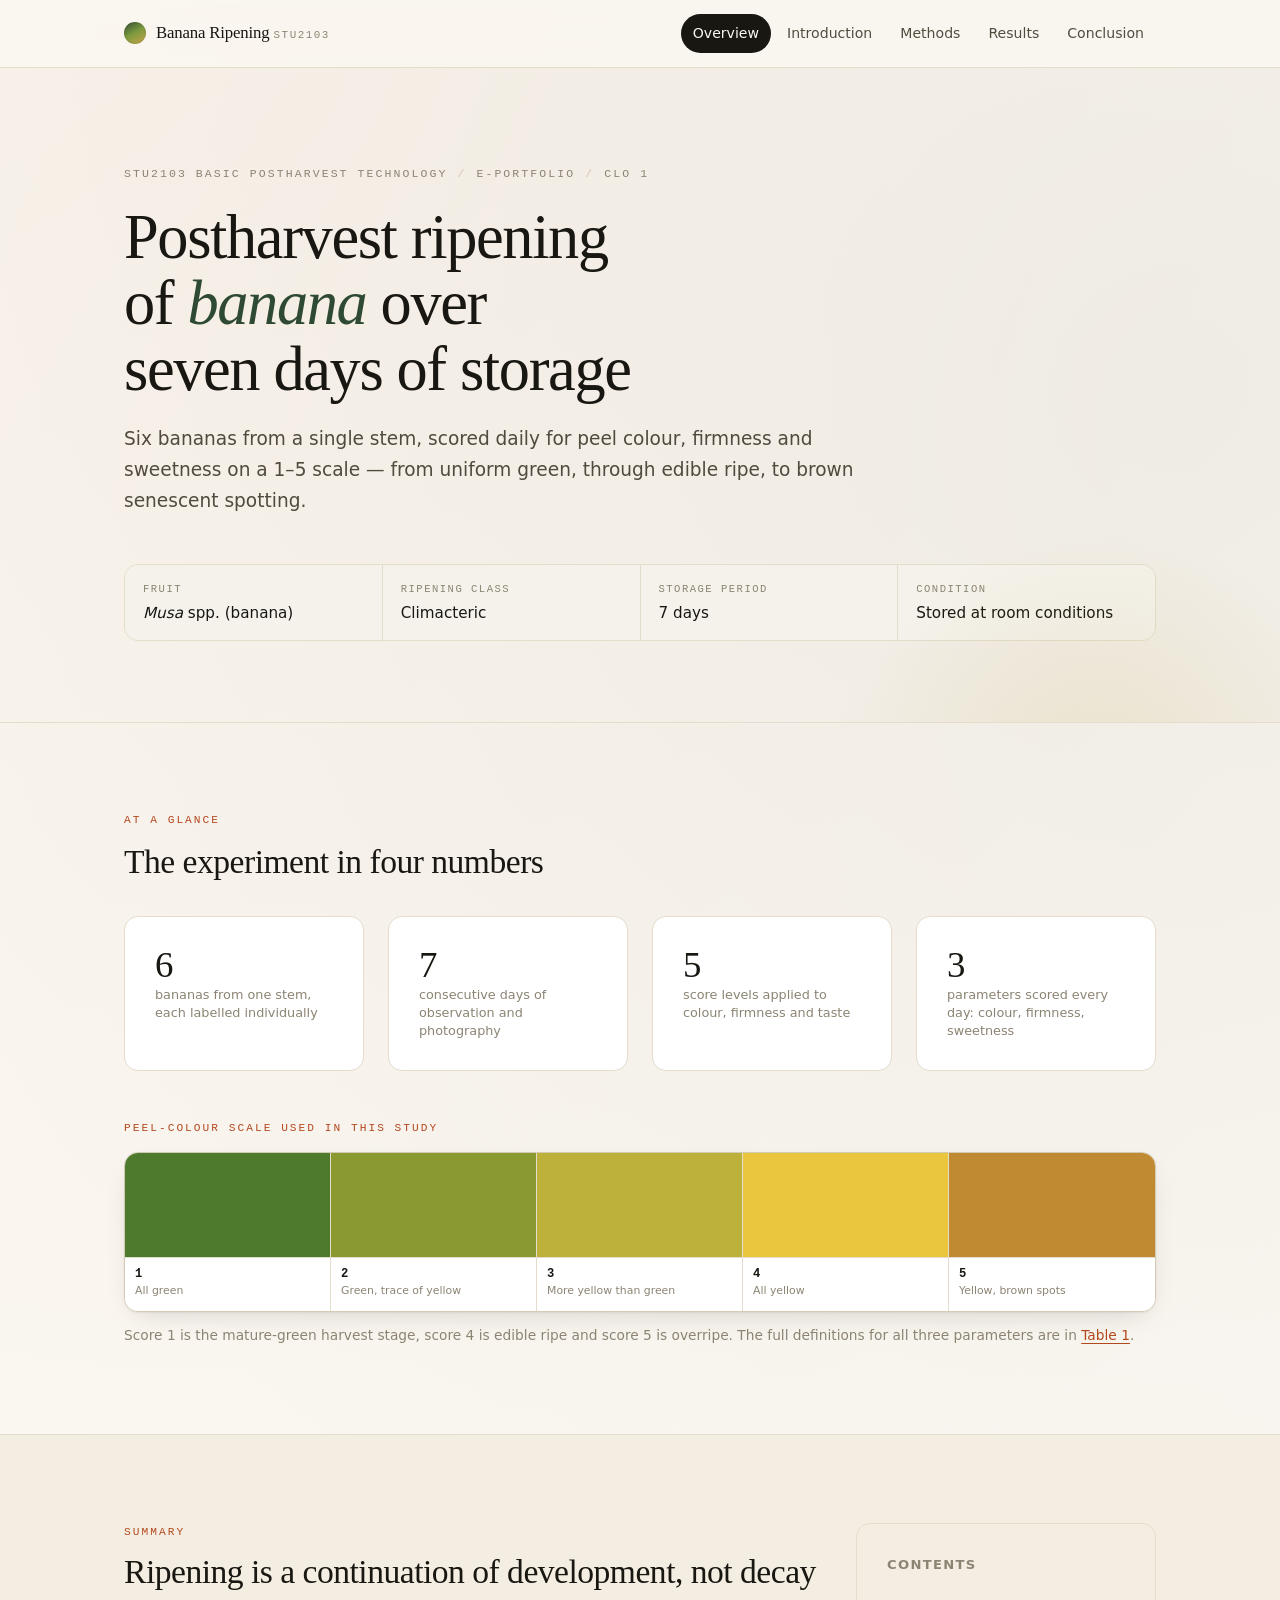
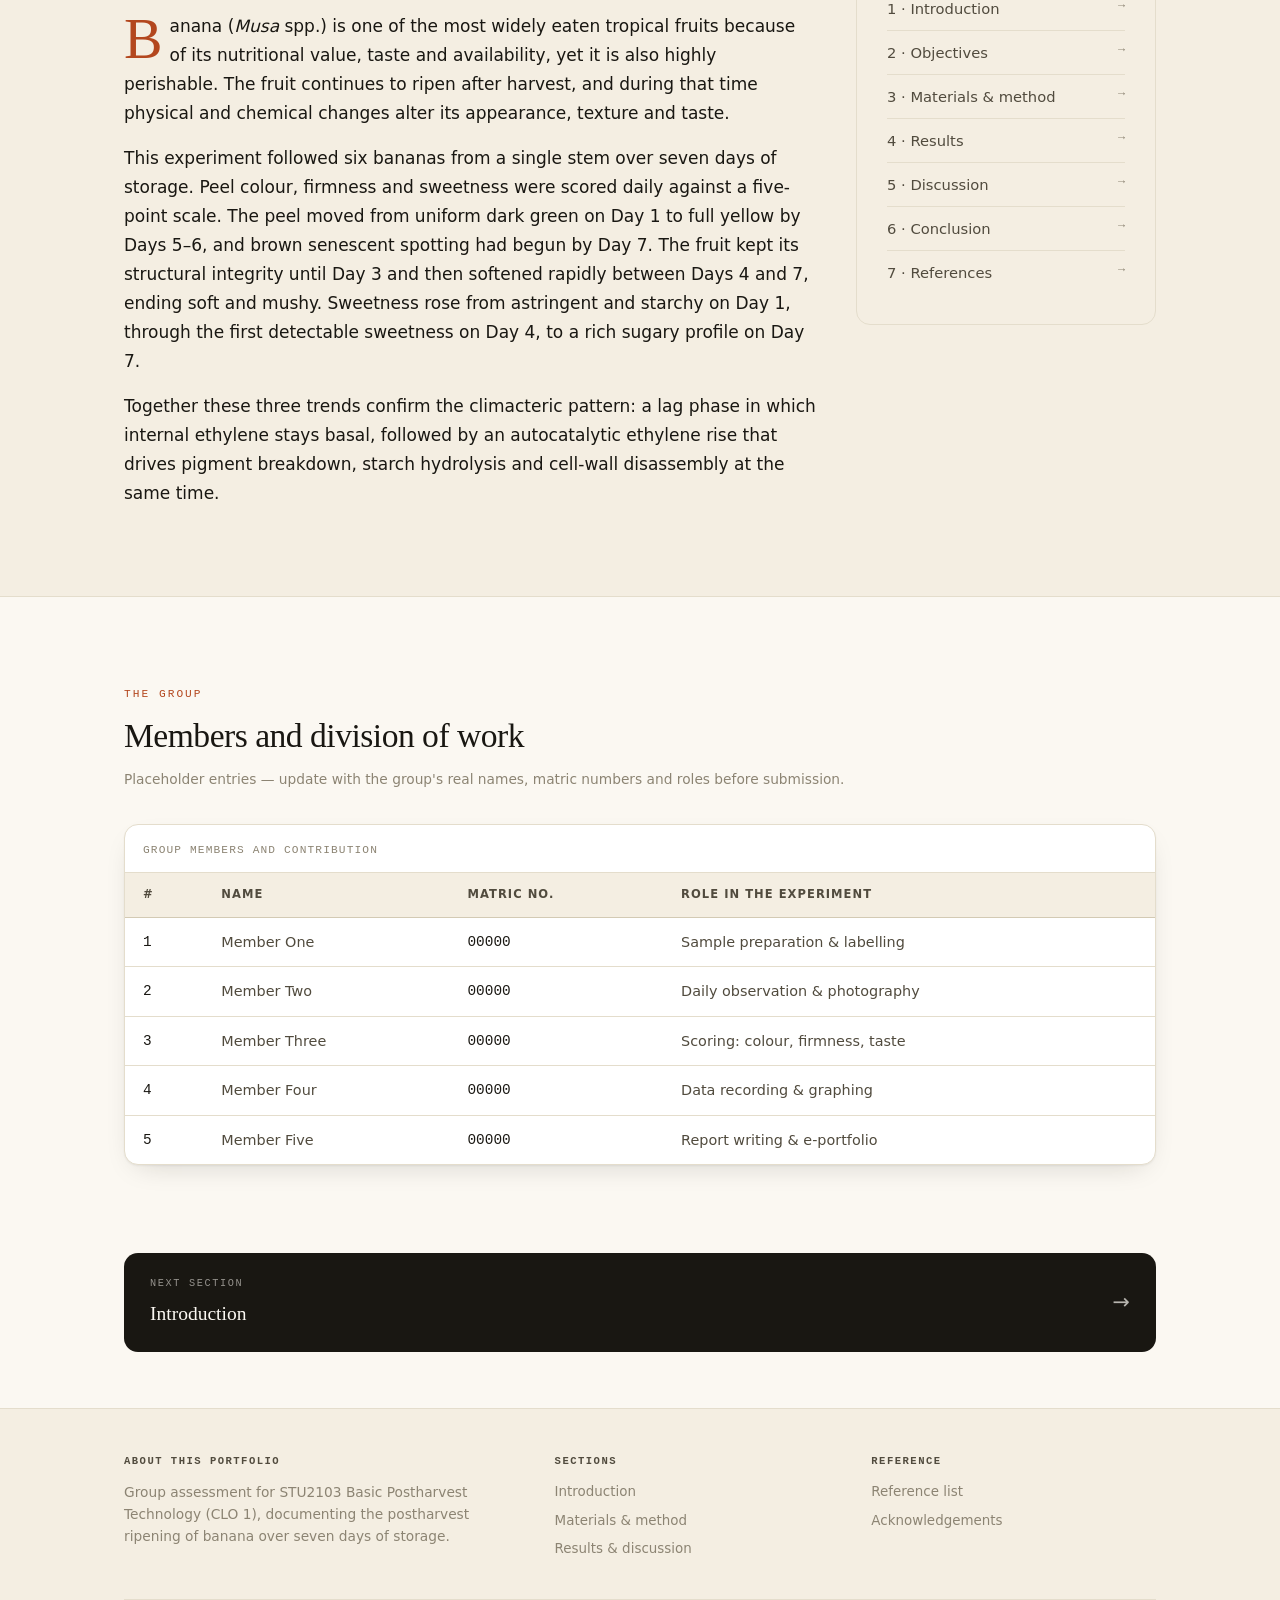
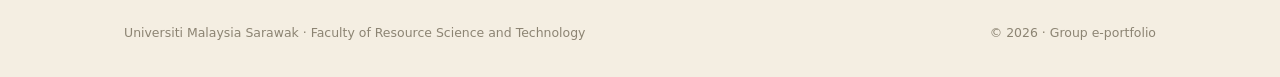
<file: index.html>
<!DOCTYPE html>
<html lang="en">
<head>
  <meta charset="utf-8">
  <meta name="viewport" content="width=device-width, initial-scale=1">
  <title>Postharvest ripening of banana · STU2103 E-Portfolio</title>
  <meta name="description" content="E-portfolio documenting the postharvest ripening of banana over seven days of storage, STU2103 Basic Postharvest Technology.">

  <!-- Marks the document as JS-enabled so the scroll-reveal animation can start
       from a hidden state. Remove this line and everything simply stays visible. -->
  <script>document.documentElement.classList.add('js');</script>

  <link rel="icon" href="assets/img/favicon.svg" type="image/svg+xml">
  <link rel="stylesheet" href="assets/css/style.css">
</head>

<body data-page="home">

  <!-- NAV — identical on every page -->
  <nav class="nav" aria-label="Main">
    <div class="nav__inner">
      <a class="brand" href="index.html">
        <span class="brand__mark" aria-hidden="true"></span>
        <span>Banana Ripening <span class="brand__code">STU2103</span></span>
      </a>
      <button class="nav__toggle" type="button" aria-label="Toggle menu" aria-expanded="false">
        <span></span><span></span><span></span>
      </button>
      <ul class="nav__links">
        <li><a href="index.html"        data-page="home">Overview</a></li>
        <li><a href="introduction.html" data-page="introduction">Introduction</a></li>
        <li><a href="methods.html"      data-page="methods">Methods</a></li>
        <li><a href="results.html"      data-page="results">Results</a></li>
        <li><a href="conclusion.html"   data-page="conclusion">Conclusion</a></li>
      </ul>
    </div>
  </nav>

  <!-- HERO -->
  <header class="hero">
    <div class="wrap">
      <p class="kicker">
        STU2103 Basic Postharvest Technology
        <span class="kicker__sep">/</span> E-Portfolio
        <span class="kicker__sep">/</span> CLO 1
      </p>

      <h1 class="display">
        Postharvest ripening of <em>banana</em> over seven days of storage
      </h1>

      <p class="lede">
        Six bananas from a single stem, scored daily for peel colour, firmness and sweetness on a
        1–5 scale — from uniform green, through edible ripe, to brown senescent spotting.
      </p>

      <dl class="meta-grid">
        <div>
          <dt>Fruit</dt>
          <dd><span class="sci">Musa</span> spp. (banana)</dd>
        </div>
        <div>
          <dt>Ripening class</dt>
          <dd data-fill="fruit.ripeningClass">Climacteric</dd>
        </div>
        <div>
          <dt>Storage period</dt>
          <dd><span data-fill="fruit.durationDays">7</span> days</dd>
        </div>
        <div>
          <dt>Condition</dt>
          <dd data-fill="fruit.storage">Stored at room conditions</dd>
        </div>
      </dl>
    </div>
  </header>

  <main>

    <!-- AT A GLANCE -->
    <section class="section">
      <div class="wrap">
        <div class="section-head">
          <p class="eyebrow">At a glance</p>
          <h2 class="h2">The experiment in four numbers</h2>
        </div>

        <div class="grid grid--4">
          <div class="card card--flat stat">
            <span class="stat__value" data-fill="fruit.samples">6</span>
            <span class="stat__label">bananas from one stem, each labelled individually</span>
          </div>
          <div class="card card--flat stat">
            <span class="stat__value" data-fill="fruit.durationDays">7</span>
            <span class="stat__label">consecutive days of observation and photography</span>
          </div>
          <div class="card card--flat stat">
            <span class="stat__value">5</span>
            <span class="stat__label">score levels applied to colour, firmness and taste</span>
          </div>
          <div class="card card--flat stat">
            <span class="stat__value">3</span>
            <span class="stat__label">parameters scored every day: colour, firmness, sweetness</span>
          </div>
        </div>

        <!-- Signature visual: the peel-colour scale -->
        <div style="margin-top:48px">
          <p class="eyebrow" style="margin-bottom:14px">Peel-colour scale used in this study</p>
          <div data-render="spectrum"></div>
          <p class="small" style="margin-top:12px">
            Score 1 is the mature-green harvest stage, score 4 is edible ripe and score 5 is
            overripe. The full definitions for all three parameters are in
            <a href="results.html#scales">Table 1</a>.
          </p>
        </div>
      </div>
    </section>

    <!-- ABSTRACT -->
    <section class="section section--band">
      <div class="wrap">
        <div class="grid grid--sidebar">
          <div class="prose">
            <p class="eyebrow">Summary</p>
            <h2 class="h2" style="margin:10px 0 20px">Ripening is a continuation of development, not decay</h2>

            <p class="dropcap">
              Banana (<span class="sci">Musa</span> spp.) is one of the most widely eaten tropical
              fruits because of its nutritional value, taste and availability, yet it is also highly
              perishable. The fruit continues to ripen after harvest, and during that time physical
              and chemical changes alter its appearance, texture and taste.
            </p>
            <p>
              This experiment followed six bananas from a single stem over seven days of storage.
              Peel colour, firmness and sweetness were scored daily against a five-point scale.
              The peel moved from uniform dark green on Day 1 to full yellow by Days 5–6, and brown
              senescent spotting had begun by Day 7. The fruit kept its structural integrity until
              Day 3 and then softened rapidly between Days 4 and 7, ending soft and mushy.
              Sweetness rose from astringent and starchy on Day 1, through the first detectable
              sweetness on Day 4, to a rich sugary profile on Day 7.
            </p>
            <p>
              Together these three trends confirm the climacteric pattern: a lag phase in which
              internal ethylene stays basal, followed by an autocatalytic ethylene rise that drives
              pigment breakdown, starch hydrolysis and cell-wall disassembly at the same time.
            </p>
          </div>

          <aside class="card card--tint" style="align-self:start">
            <h4 class="h4">Contents</h4>
            <ul class="toc">
              <li><a href="introduction.html">1 · Introduction <span>→</span></a></li>
              <li><a href="methods.html#objectives">2 · Objectives <span>→</span></a></li>
              <li><a href="methods.html#materials">3 · Materials &amp; method <span>→</span></a></li>
              <li><a href="results.html">4 · Results <span>→</span></a></li>
              <li><a href="results.html#discussion">5 · Discussion <span>→</span></a></li>
              <li><a href="conclusion.html">6 · Conclusion <span>→</span></a></li>
              <li><a href="conclusion.html#references">7 · References <span>→</span></a></li>
            </ul>
          </aside>
        </div>
      </div>
    </section>

    <!-- GROUP -->
    <section class="section" id="group">
      <div class="wrap">
        <div class="section-head">
          <p class="eyebrow">The group</p>
          <h2 class="h2">Members and division of work</h2>
          <p class="small">
            <!-- EDIT: replace names and matric numbers in assets/js/data.js → group -->
            Placeholder entries — update with the group's real names, matric numbers and roles
            before submission.
          </p>
        </div>
        <div data-render="group"></div>
      </div>
    </section>

    <div class="wrap" style="padding-bottom:56px"><div data-render="next"></div></div>

  </main>

  <footer class="footer">
    <div class="wrap">
      <div class="footer__grid">
        <div>
          <h5>About this portfolio</h5>
          <p class="small" style="margin:0">
            Group assessment for STU2103 Basic Postharvest Technology (CLO 1), documenting the
            postharvest ripening of banana over seven days of storage.
          </p>
        </div>
        <div>
          <h5>Sections</h5>
          <ul>
            <li><a href="introduction.html">Introduction</a></li>
            <li><a href="methods.html">Materials &amp; method</a></li>
            <li><a href="results.html">Results &amp; discussion</a></li>
          </ul>
        </div>
        <div>
          <h5>Reference</h5>
          <ul>
            <li><a href="conclusion.html#references">Reference list</a></li>
            <li><a href="conclusion.html#acknowledgements">Acknowledgements</a></li>
          </ul>
        </div>
      </div>
      <div class="footer__base">
        <span>Universiti Malaysia Sarawak · Faculty of Resource Science and Technology</span>
        <span>© <span data-year>2026</span> · Group e-portfolio</span>
      </div>
    </div>
  </footer>

  <script src="assets/js/data.js"></script>
  <script src="assets/js/site.js"></script>
</body>
</html>
</file>
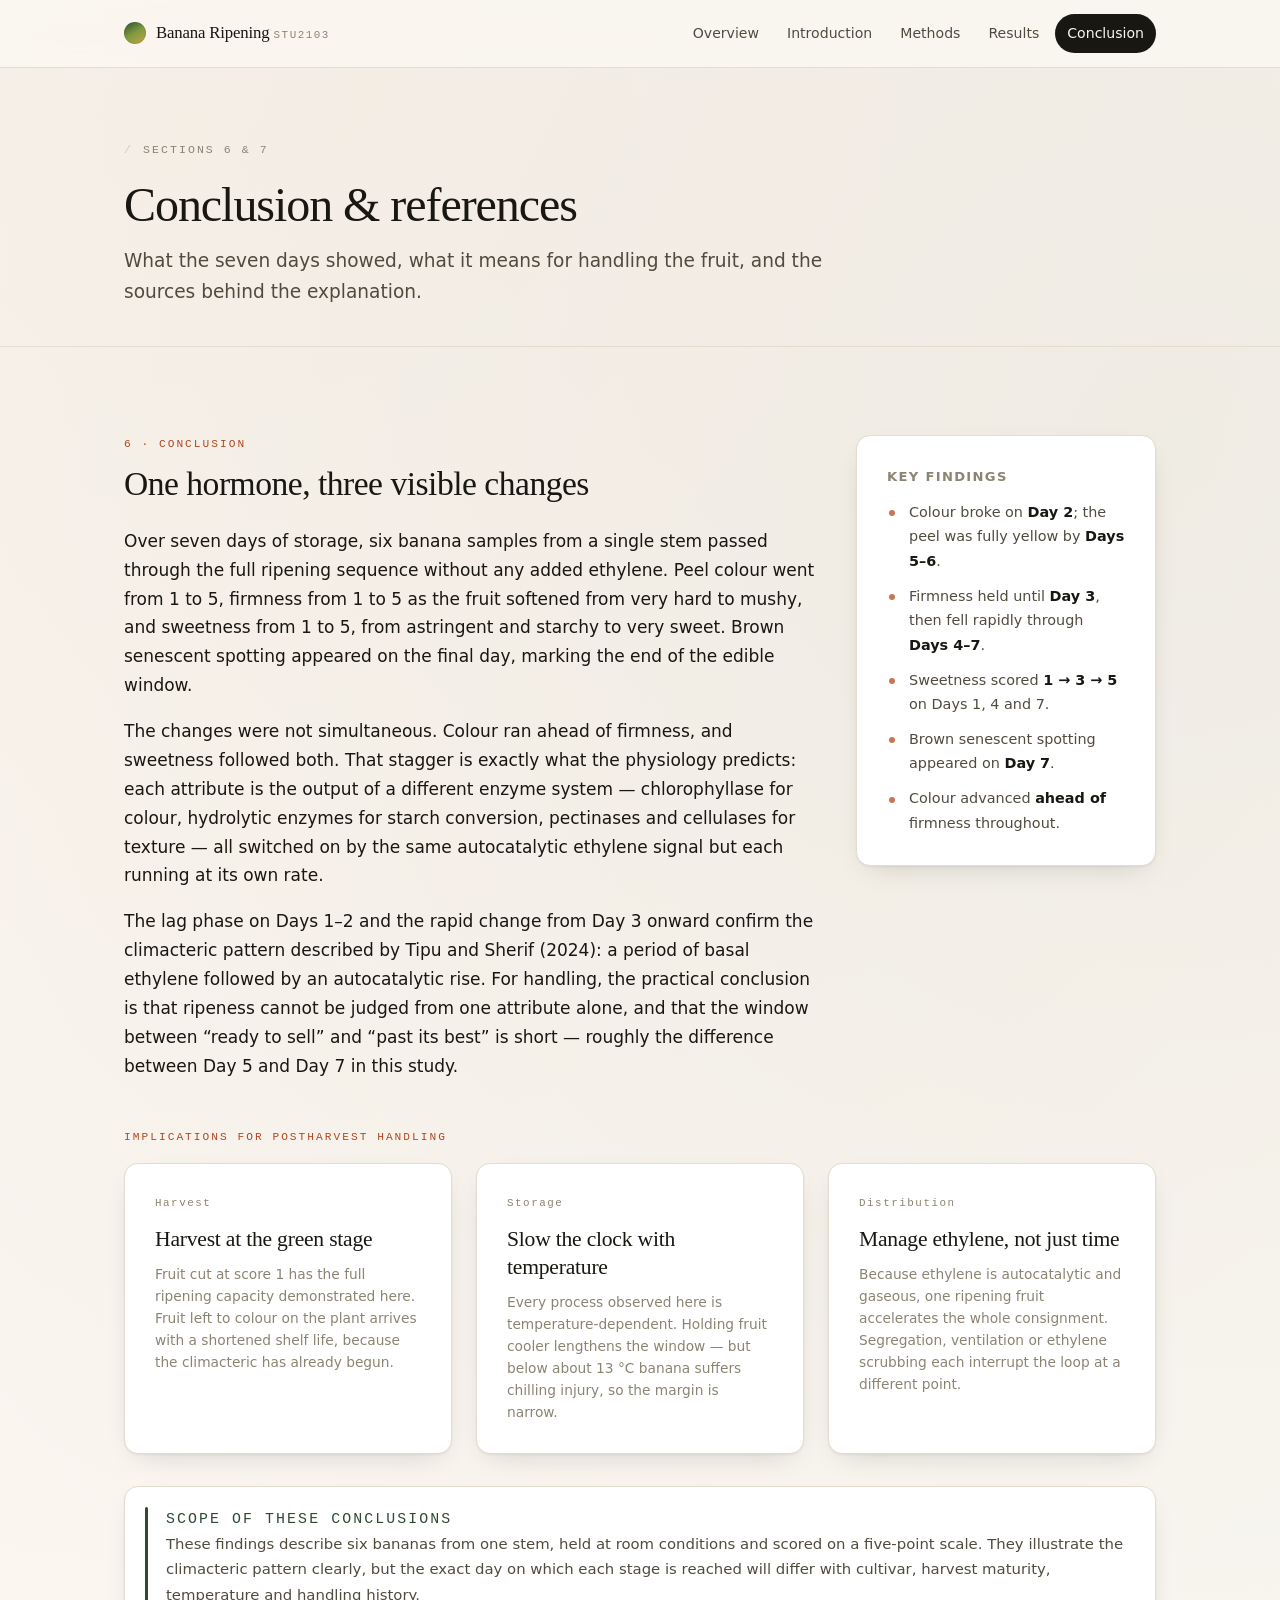
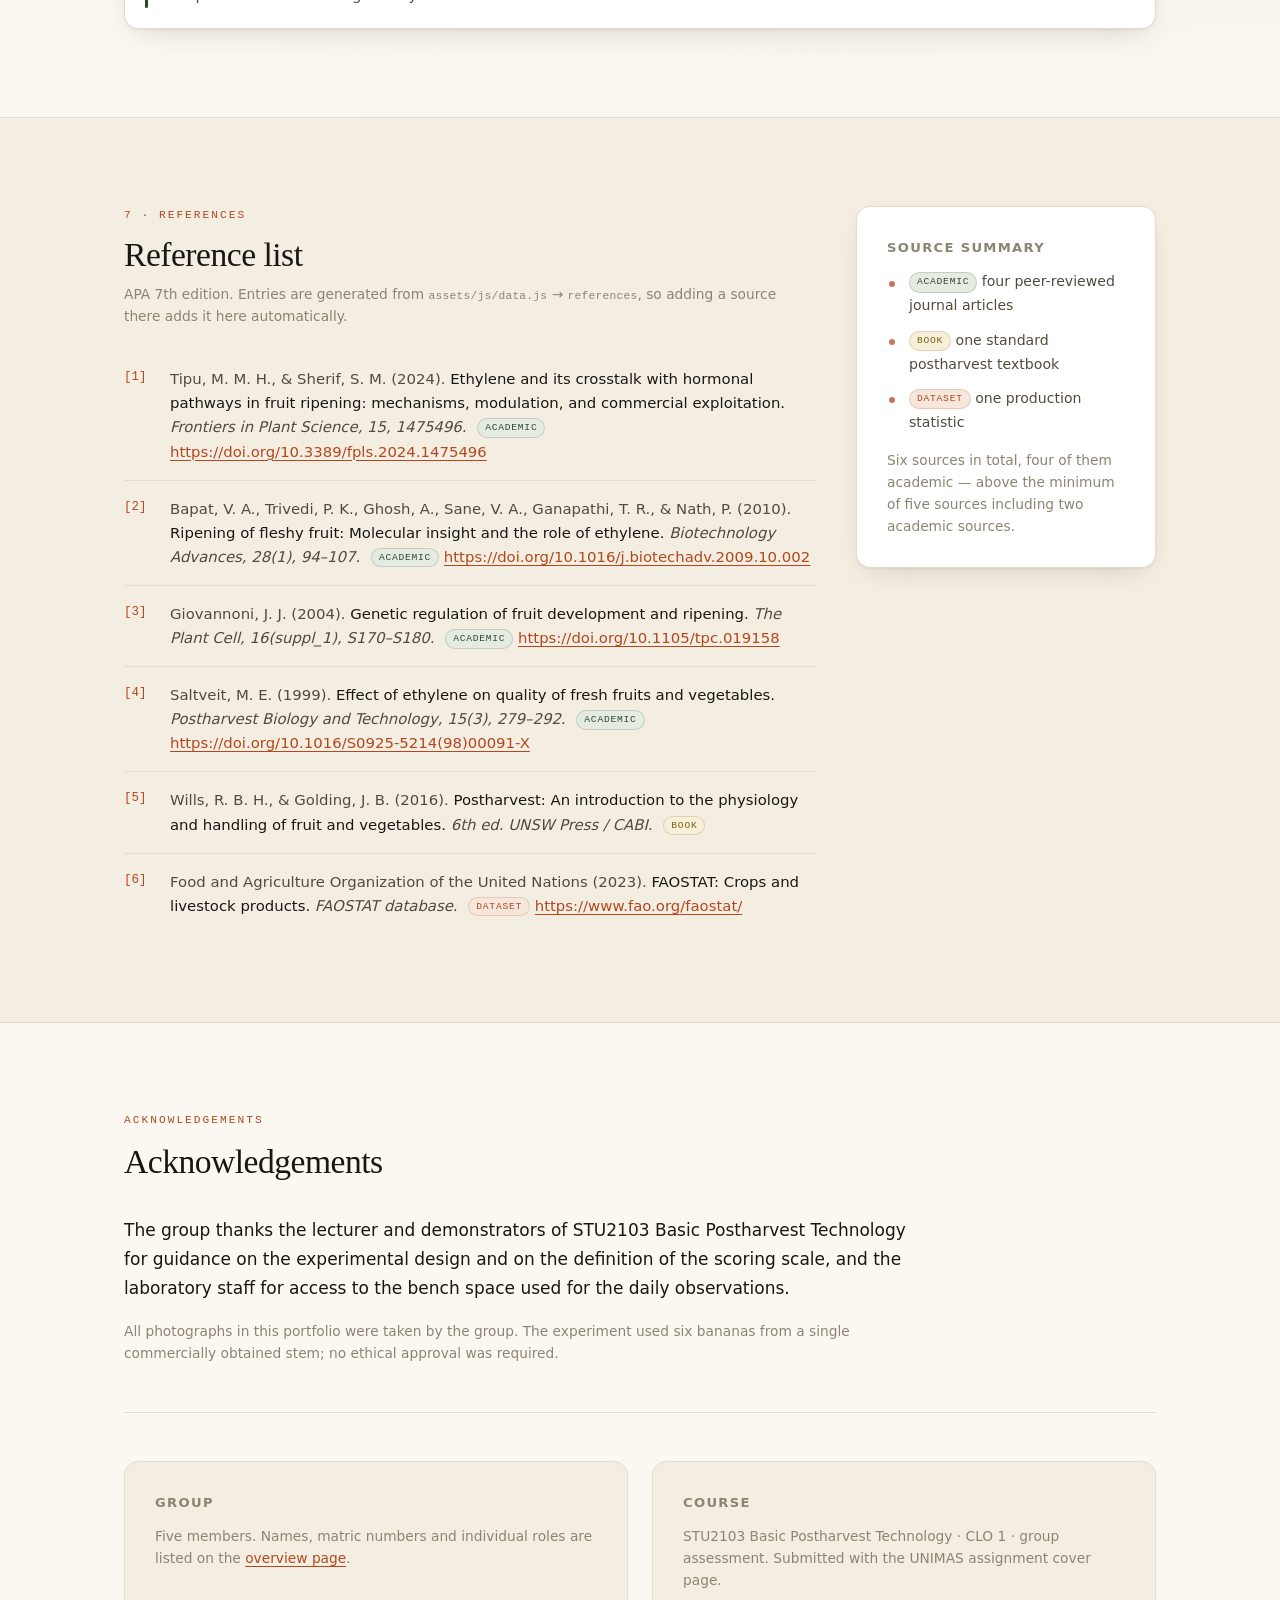
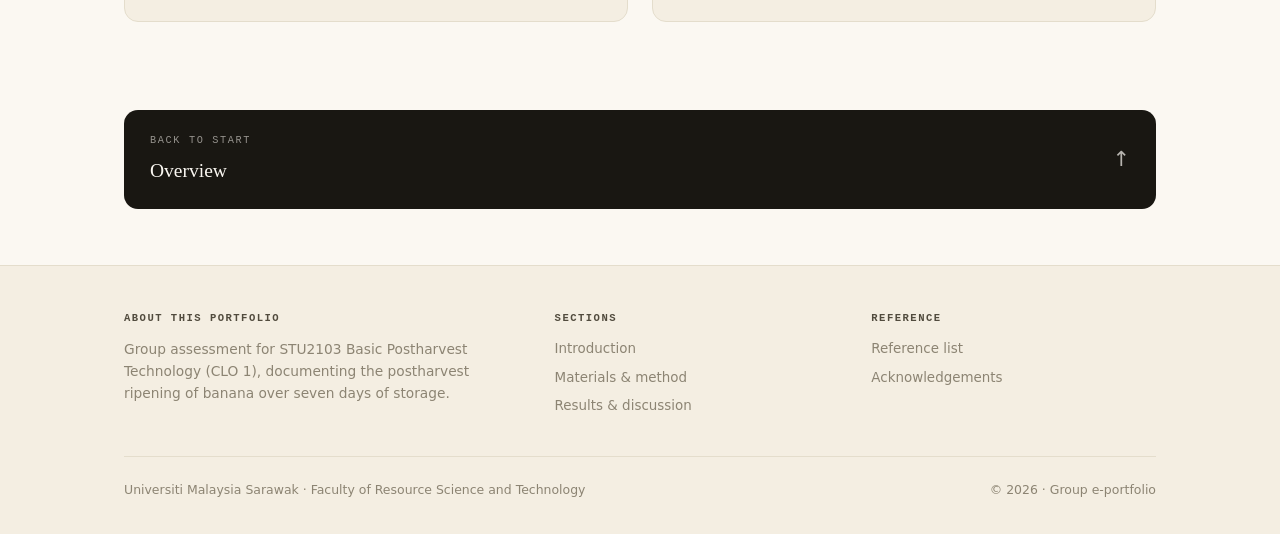
<file: conclusion.html>
<!DOCTYPE html>
<html lang="en">
<head>
  <meta charset="utf-8">
  <meta name="viewport" content="width=device-width, initial-scale=1">
  <title>Conclusion &amp; references · STU2103 E-Portfolio</title>
  <meta name="description" content="Conclusion of the seven-day banana ripening study and the full reference list.">

  <script>document.documentElement.classList.add('js');</script>

  <link rel="icon" href="assets/img/favicon.svg" type="image/svg+xml">
  <link rel="stylesheet" href="assets/css/style.css">
</head>

<body data-page="conclusion">

  <nav class="nav" aria-label="Main">
    <div class="nav__inner">
      <a class="brand" href="index.html">
        <span class="brand__mark" aria-hidden="true"></span>
        <span>Banana Ripening <span class="brand__code">STU2103</span></span>
      </a>
      <button class="nav__toggle" type="button" aria-label="Toggle menu" aria-expanded="false">
        <span></span><span></span><span></span>
      </button>
      <ul class="nav__links">
        <li><a href="index.html"        data-page="home">Overview</a></li>
        <li><a href="introduction.html" data-page="introduction">Introduction</a></li>
        <li><a href="methods.html"      data-page="methods">Methods</a></li>
        <li><a href="results.html"      data-page="results">Results</a></li>
        <li><a href="conclusion.html"   data-page="conclusion">Conclusion</a></li>
      </ul>
    </div>
  </nav>

  <header class="page-head">
    <div class="wrap">
      <p class="kicker"><span class="kicker__sep">/</span> Sections 6 &amp; 7</p>
      <h1 class="display">Conclusion &amp; references</h1>
      <p class="lede">
        What the seven days showed, what it means for handling the fruit, and the sources behind
        the explanation.
      </p>
    </div>
  </header>

  <main>

    <!-- 6. CONCLUSION -->
    <section class="section" id="conclusion">
      <div class="wrap">
        <div class="grid grid--sidebar">
          <div class="prose">
            <p class="eyebrow">6 · Conclusion</p>
            <h2 class="h2" style="margin:10px 0 22px">One hormone, three visible changes</h2>

            <p>
              Over seven days of storage, six banana samples from a single stem passed through the
              full ripening sequence without any added ethylene. Peel colour went from 1 to 5,
              firmness from 1 to 5 as the fruit softened from very hard to mushy, and sweetness from
              1 to 5, from astringent and starchy to very sweet. Brown senescent spotting appeared
              on the final day, marking the end of the edible window.
            </p>
            <p>
              The changes were not simultaneous. Colour ran ahead of firmness, and sweetness
              followed both. That stagger is exactly what the physiology predicts: each attribute is
              the output of a different enzyme system — chlorophyllase for colour, hydrolytic
              enzymes for starch conversion, pectinases and cellulases for texture — all switched on
              by the same autocatalytic ethylene signal but each running at its own rate.
            </p>
            <p>
              The lag phase on Days 1–2 and the rapid change from Day 3 onward confirm the
              climacteric pattern described by Tipu and Sherif (2024): a period of basal ethylene
              followed by an autocatalytic rise. For handling, the practical conclusion is that
              ripeness cannot be judged from one attribute alone, and that the window between
              “ready to sell” and “past its best” is short — roughly the difference between Day 5 and
              Day 7 in this study.
            </p>
          </div>

          <aside class="card" style="align-self:start">
            <h4 class="h4">Key findings</h4>
            <ul class="list" style="font-size:.9rem">
              <li>Colour broke on <strong>Day 2</strong>; the peel was fully yellow by
                  <strong>Days 5–6</strong>.</li>
              <li>Firmness held until <strong>Day 3</strong>, then fell rapidly through
                  <strong>Days 4–7</strong>.</li>
              <li>Sweetness scored <strong>1 → 3 → 5</strong> on Days 1, 4 and 7.</li>
              <li>Brown senescent spotting appeared on <strong>Day 7</strong>.</li>
              <li>Colour advanced <strong>ahead of</strong> firmness throughout.</li>
            </ul>
          </aside>
        </div>

        <div style="margin-top:48px">
          <p class="eyebrow" style="margin-bottom:16px">Implications for postharvest handling</p>
          <div class="grid grid--3">
            <div class="card">
              <span class="card__num">Harvest</span>
              <h3 class="h3">Harvest at the green stage</h3>
              <p class="small" style="margin:0">
                Fruit cut at score 1 has the full ripening capacity demonstrated here. Fruit left to
                colour on the plant arrives with a shortened shelf life, because the climacteric has
                already begun.
              </p>
            </div>
            <div class="card">
              <span class="card__num">Storage</span>
              <h3 class="h3">Slow the clock with temperature</h3>
              <p class="small" style="margin:0">
                Every process observed here is temperature-dependent. Holding fruit cooler lengthens
                the window — but below about 13 °C banana suffers chilling injury, so the margin is
                narrow.
              </p>
            </div>
            <div class="card">
              <span class="card__num">Distribution</span>
              <h3 class="h3">Manage ethylene, not just time</h3>
              <p class="small" style="margin:0">
                Because ethylene is autocatalytic and gaseous, one ripening fruit accelerates the
                whole consignment. Segregation, ventilation or ethylene scrubbing each interrupt the
                loop at a different point.
              </p>
            </div>
          </div>
        </div>

        <div class="callout callout--leaf" style="margin-top:32px">
          <div>
            <p class="callout__label">Scope of these conclusions</p>
            <p>
              These findings describe six bananas from one stem, held at room conditions and scored
              on a five-point scale. They illustrate the climacteric pattern clearly, but the exact
              day on which each stage is reached will differ with cultivar, harvest maturity,
              temperature and handling history.
            </p>
          </div>
        </div>
      </div>
    </section>

    <!-- 7. REFERENCES -->
    <section class="section section--band" id="references">
      <div class="wrap">
        <div class="grid grid--sidebar">
          <div>
            <p class="eyebrow">7 · References</p>
            <h2 class="h2" style="margin:10px 0 8px">Reference list</h2>
            <p class="small" style="margin-bottom:24px">
              APA 7th edition. Entries are generated from
              <span class="mono">assets/js/data.js</span> → <span class="mono">references</span>,
              so adding a source there adds it here automatically.
            </p>

            <ul class="refs" data-render="refs"></ul>
          </div>

          <aside class="card" style="align-self:start">
            <h4 class="h4">Source summary</h4>
            <ul class="list" style="font-size:.88rem">
              <li><span class="badge" style="margin-left:0">Academic</span> four peer-reviewed
                  journal articles</li>
              <li><span class="badge badge--book" style="margin-left:0">Book</span> one standard
                  postharvest textbook</li>
              <li><span class="badge badge--data" style="margin-left:0">Dataset</span> one
                  production statistic</li>
            </ul>
            <p class="small" style="margin-top:14px;margin-bottom:0">
              Six sources in total, four of them academic — above the minimum of five sources
              including two academic sources.
            </p>
          </aside>
        </div>
      </div>
    </section>

    <!-- ACKNOWLEDGEMENTS -->
    <section class="section" id="acknowledgements">
      <div class="wrap">
        <div class="section-head">
          <p class="eyebrow">Acknowledgements</p>
          <h2 class="h2">Acknowledgements</h2>
        </div>
        <div class="prose" style="max-width:74ch">
          <p>
            <!-- EDIT: personalise this paragraph -->
            The group thanks the lecturer and demonstrators of STU2103 Basic Postharvest Technology
            for guidance on the experimental design and on the definition of the scoring scale, and
            the laboratory staff for access to the bench space used for the daily observations.
          </p>
          <p class="small">
            All photographs in this portfolio were taken by the group. The experiment used six
            bananas from a single commercially obtained stem; no ethical approval was required.
          </p>
        </div>

        <hr>

        <div class="grid grid--2">
          <div class="card card--tint">
            <h4 class="h4">Group</h4>
            <p class="small" style="margin:0">
              Five members. Names, matric numbers and individual roles are listed on the
              <a href="index.html#group">overview page</a>.
            </p>
          </div>
          <div class="card card--tint">
            <h4 class="h4">Course</h4>
            <p class="small" style="margin:0">
              STU2103 Basic Postharvest Technology · CLO 1 · group assessment. Submitted with the
              UNIMAS assignment cover page.
            </p>
          </div>
        </div>
      </div>
    </section>

    <div class="wrap" style="padding-bottom:56px">
      <a class="next" href="index.html">
        <span>
          <span class="next__label">Back to start</span>
          <span class="next__title">Overview</span>
        </span>
        <span class="next__arrow" aria-hidden="true">↑</span>
      </a>
    </div>

  </main>

  <footer class="footer">
    <div class="wrap">
      <div class="footer__grid">
        <div>
          <h5>About this portfolio</h5>
          <p class="small" style="margin:0">
            Group assessment for STU2103 Basic Postharvest Technology (CLO 1), documenting the
            postharvest ripening of banana over seven days of storage.
          </p>
        </div>
        <div>
          <h5>Sections</h5>
          <ul>
            <li><a href="introduction.html">Introduction</a></li>
            <li><a href="methods.html">Materials &amp; method</a></li>
            <li><a href="results.html">Results &amp; discussion</a></li>
          </ul>
        </div>
        <div>
          <h5>Reference</h5>
          <ul>
            <li><a href="conclusion.html#references">Reference list</a></li>
            <li><a href="conclusion.html#acknowledgements">Acknowledgements</a></li>
          </ul>
        </div>
      </div>
      <div class="footer__base">
        <span>Universiti Malaysia Sarawak · Faculty of Resource Science and Technology</span>
        <span>© <span data-year>2026</span> · Group e-portfolio</span>
      </div>
    </div>
  </footer>

  <script src="assets/js/data.js"></script>
  <script src="assets/js/site.js"></script>
</body>
</html>
</file>
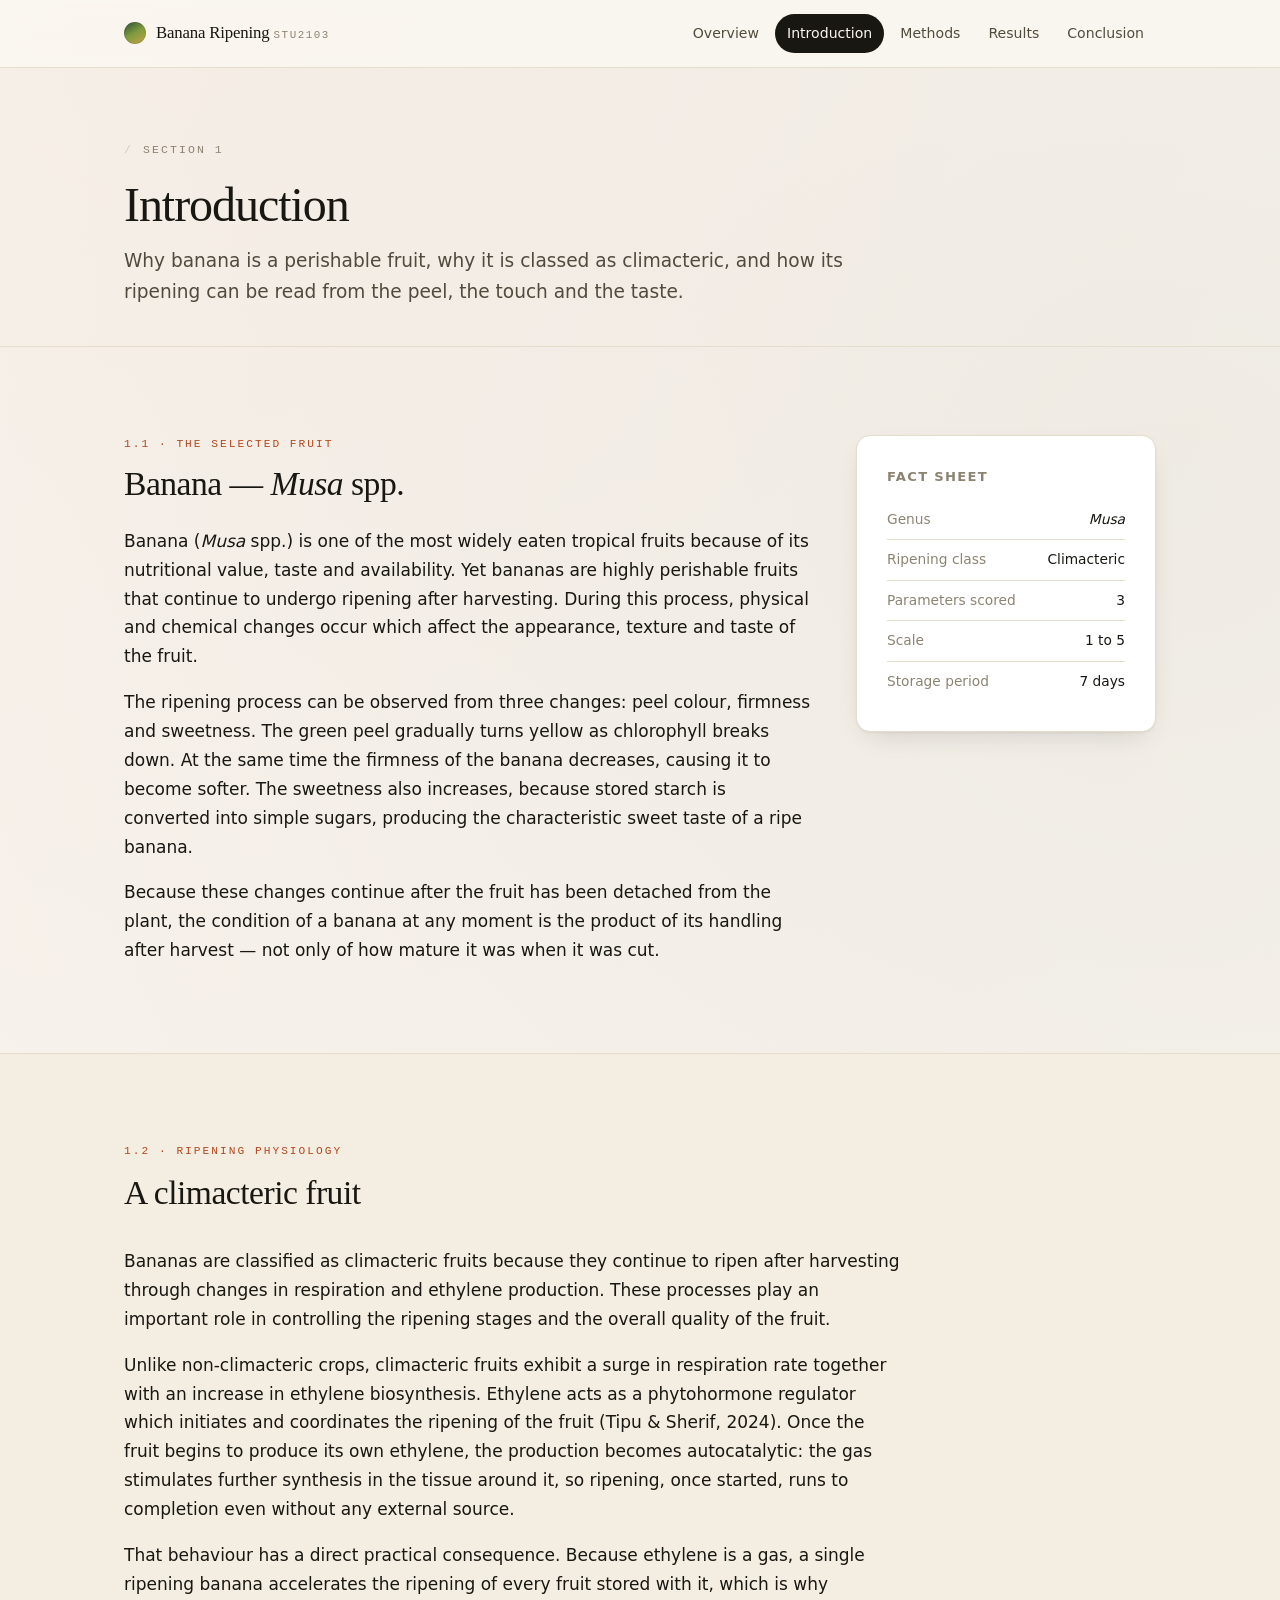
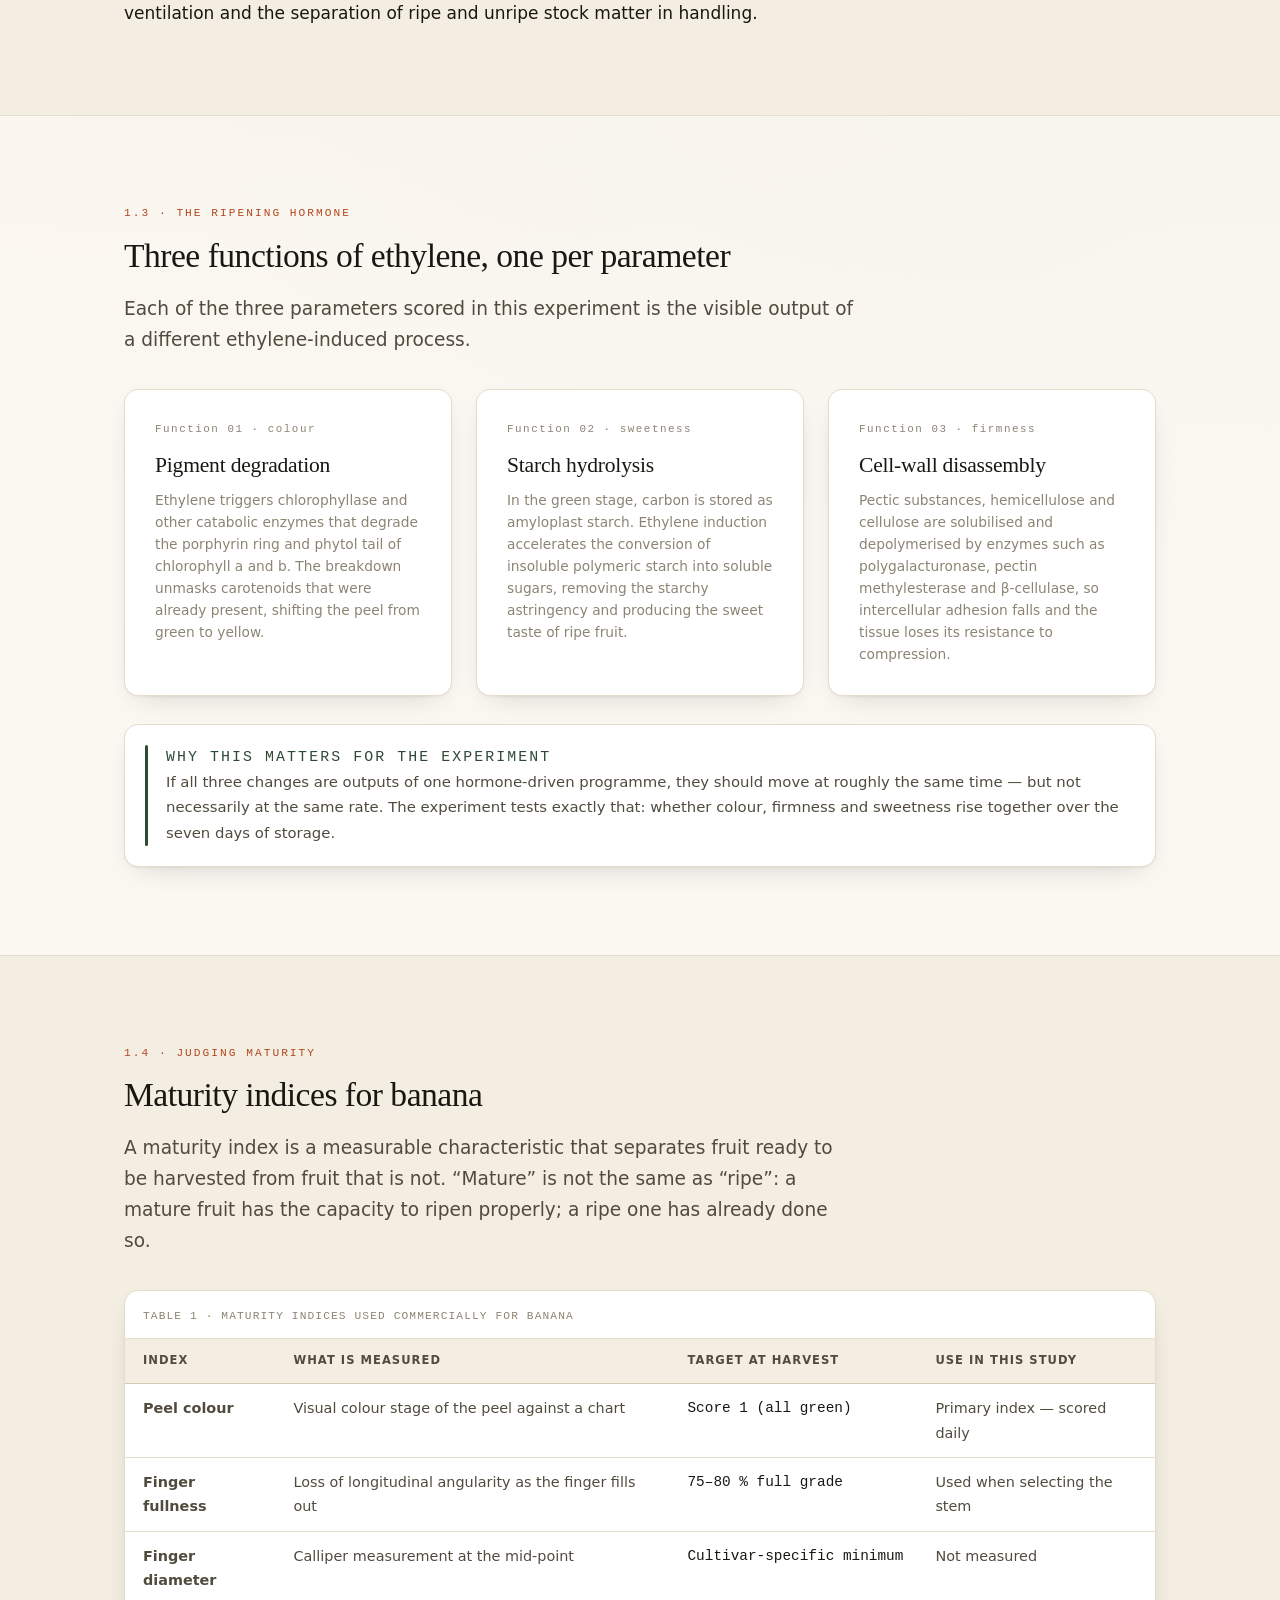
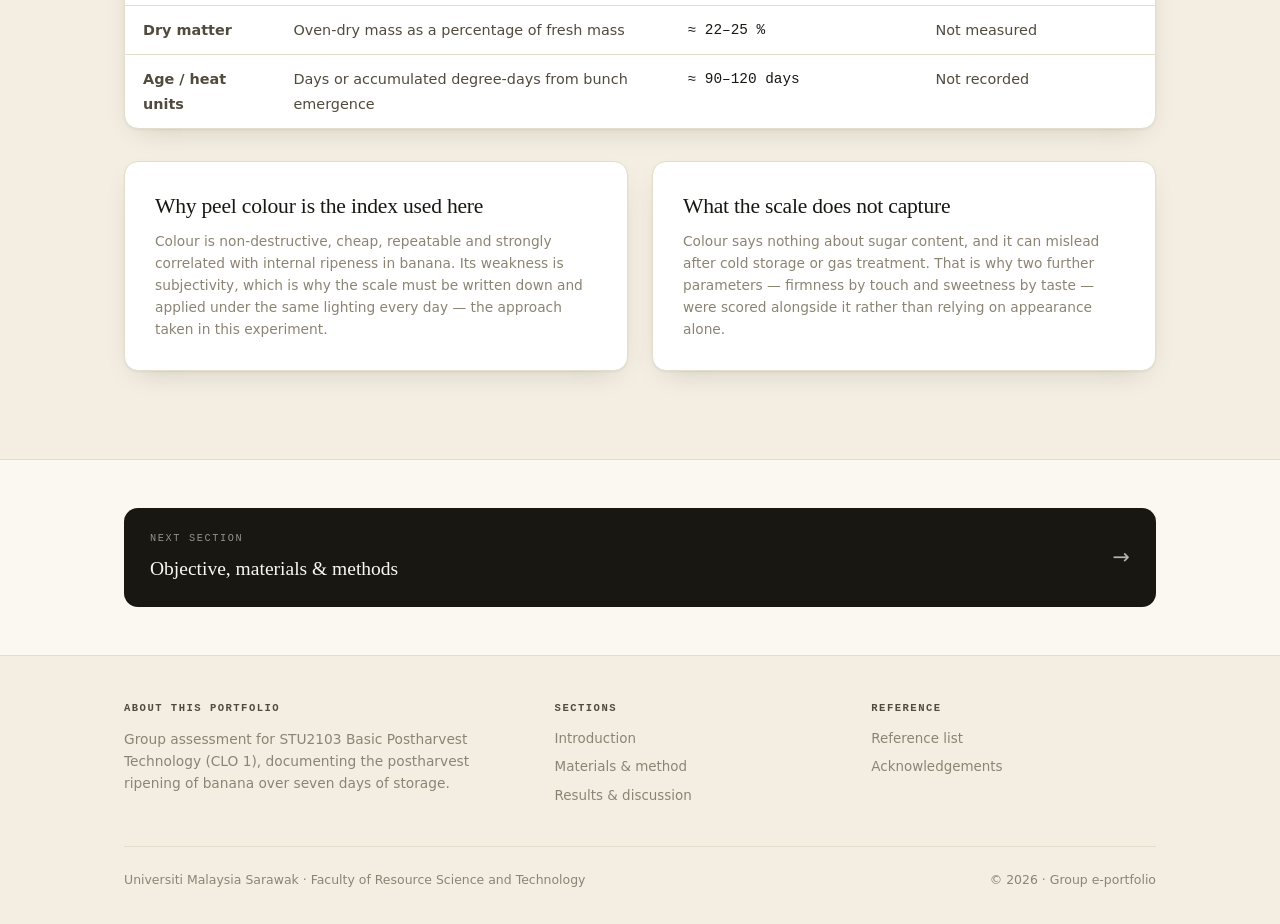
<file: introduction.html>
<!DOCTYPE html>
<html lang="en">
<head>
  <meta charset="utf-8">
  <meta name="viewport" content="width=device-width, initial-scale=1">
  <title>Introduction · STU2103 E-Portfolio</title>
  <meta name="description" content="Banana as a perishable climacteric fruit: ripening, ethylene and the parameters scored in this study.">

  <script>document.documentElement.classList.add('js');</script>

  <link rel="icon" href="assets/img/favicon.svg" type="image/svg+xml">
  <link rel="stylesheet" href="assets/css/style.css">
</head>

<body data-page="introduction">

  <nav class="nav" aria-label="Main">
    <div class="nav__inner">
      <a class="brand" href="index.html">
        <span class="brand__mark" aria-hidden="true"></span>
        <span>Banana Ripening <span class="brand__code">STU2103</span></span>
      </a>
      <button class="nav__toggle" type="button" aria-label="Toggle menu" aria-expanded="false">
        <span></span><span></span><span></span>
      </button>
      <ul class="nav__links">
        <li><a href="index.html"        data-page="home">Overview</a></li>
        <li><a href="introduction.html" data-page="introduction">Introduction</a></li>
        <li><a href="methods.html"      data-page="methods">Methods</a></li>
        <li><a href="results.html"      data-page="results">Results</a></li>
        <li><a href="conclusion.html"   data-page="conclusion">Conclusion</a></li>
      </ul>
    </div>
  </nav>

  <header class="page-head">
    <div class="wrap">
      <p class="kicker"><span class="kicker__sep">/</span> Section 1</p>
      <h1 class="display">Introduction</h1>
      <p class="lede">
        Why banana is a perishable fruit, why it is classed as climacteric, and how its ripening
        can be read from the peel, the touch and the taste.
      </p>
    </div>
  </header>

  <main>

    <!-- 1.1 THE FRUIT -->
    <section class="section" id="fruit">
      <div class="wrap">
        <div class="grid grid--sidebar">

          <div class="prose">
            <p class="eyebrow">1.1 · The selected fruit</p>
            <h2 class="h2" style="margin:10px 0 22px">
              Banana — <span class="sci">Musa</span> spp.
            </h2>

            <p>
              Banana (<span class="sci">Musa</span> spp.) is one of the most widely eaten tropical
              fruits because of its nutritional value, taste and availability. Yet bananas are
              highly perishable fruits that continue to undergo ripening after harvesting. During
              this process, physical and chemical changes occur which affect the appearance, texture
              and taste of the fruit.
            </p>
            <p>
              The ripening process can be observed from three changes: peel colour, firmness and
              sweetness. The green peel gradually turns yellow as chlorophyll breaks down. At the
              same time the firmness of the banana decreases, causing it to become softer. The
              sweetness also increases, because stored starch is converted into simple sugars,
              producing the characteristic sweet taste of a ripe banana.
            </p>
            <p>
              Because these changes continue after the fruit has been detached from the plant, the
              condition of a banana at any moment is the product of its handling after harvest — not
              only of how mature it was when it was cut.
            </p>
          </div>

          <aside class="card" style="align-self:start">
            <h4 class="h4">Fact sheet</h4>
            <ul class="toc" style="font-size:.86rem">
              <li style="display:flex;justify-content:space-between;gap:10px;padding:8px 0;border-bottom:1px solid var(--rule)">
                <span style="color:var(--ink-3)">Genus</span><span class="sci">Musa</span></li>
              <li style="display:flex;justify-content:space-between;gap:10px;padding:8px 0;border-bottom:1px solid var(--rule)">
                <span style="color:var(--ink-3)">Ripening class</span><span>Climacteric</span></li>
              <li style="display:flex;justify-content:space-between;gap:10px;padding:8px 0;border-bottom:1px solid var(--rule)">
                <span style="color:var(--ink-3)">Parameters scored</span><span>3</span></li>
              <li style="display:flex;justify-content:space-between;gap:10px;padding:8px 0;border-bottom:1px solid var(--rule)">
                <span style="color:var(--ink-3)">Scale</span><span>1 to 5</span></li>
              <li style="display:flex;justify-content:space-between;gap:10px;padding:8px 0">
                <span style="color:var(--ink-3)">Storage period</span><span>7 days</span></li>
            </ul>
          </aside>

        </div>
      </div>
    </section>

    <!-- 1.2 CLIMACTERIC -->
    <section class="section section--band" id="climacteric">
      <div class="wrap">
        <div class="section-head">
          <p class="eyebrow">1.2 · Ripening physiology</p>
          <h2 class="h2">A climacteric fruit</h2>
        </div>

        <div class="prose" style="max-width:72ch">
          <p>
            Bananas are classified as climacteric fruits because they continue to ripen after
            harvesting through changes in respiration and ethylene production. These processes play
            an important role in controlling the ripening stages and the overall quality of the
            fruit.
          </p>
          <p>
            Unlike non-climacteric crops, climacteric fruits exhibit a surge in respiration rate
            together with an increase in ethylene biosynthesis. Ethylene acts as a phytohormone
            regulator which initiates and coordinates the ripening of the fruit
            (Tipu &amp; Sherif, 2024). Once the fruit begins to produce its own ethylene, the
            production becomes autocatalytic: the gas stimulates further synthesis in the tissue
            around it, so ripening, once started, runs to completion even without any external
            source.
          </p>
          <p>
            That behaviour has a direct practical consequence. Because ethylene is a gas, a single
            ripening banana accelerates the ripening of every fruit stored with it, which is why
            ventilation and the separation of ripe and unripe stock matter in handling.
          </p>
        </div>
      </div>
    </section>

    <!-- 1.3 FUNCTIONS OF ETHYLENE -->
    <section class="section" id="ethylene">
      <div class="wrap">
        <div class="section-head">
          <p class="eyebrow">1.3 · The ripening hormone</p>
          <h2 class="h2">Three functions of ethylene, one per parameter</h2>
          <p class="lede" style="margin-top:6px">
            Each of the three parameters scored in this experiment is the visible output of a
            different ethylene-induced process.
          </p>
        </div>

        <div class="grid grid--3">
          <div class="card">
            <span class="card__num">Function 01 · colour</span>
            <h3 class="h3">Pigment degradation</h3>
            <p class="small" style="margin:0">
              Ethylene triggers chlorophyllase and other catabolic enzymes that degrade the
              porphyrin ring and phytol tail of chlorophyll a and b. The breakdown unmasks
              carotenoids that were already present, shifting the peel from green to yellow.
            </p>
          </div>
          <div class="card">
            <span class="card__num">Function 02 · sweetness</span>
            <h3 class="h3">Starch hydrolysis</h3>
            <p class="small" style="margin:0">
              In the green stage, carbon is stored as amyloplast starch. Ethylene induction
              accelerates the conversion of insoluble polymeric starch into soluble sugars,
              removing the starchy astringency and producing the sweet taste of ripe fruit.
            </p>
          </div>
          <div class="card">
            <span class="card__num">Function 03 · firmness</span>
            <h3 class="h3">Cell-wall disassembly</h3>
            <p class="small" style="margin:0">
              Pectic substances, hemicellulose and cellulose are solubilised and depolymerised by
              enzymes such as polygalacturonase, pectin methylesterase and β-cellulase, so
              intercellular adhesion falls and the tissue loses its resistance to compression.
            </p>
          </div>
        </div>

        <div class="callout callout--leaf" style="margin-top:28px">
          <div>
            <p class="callout__label">Why this matters for the experiment</p>
            <p>
              If all three changes are outputs of one hormone-driven programme, they should move at
              roughly the same time — but not necessarily at the same rate. The experiment tests
              exactly that: whether colour, firmness and sweetness rise together over the seven
              days of storage.
            </p>
          </div>
        </div>
      </div>
    </section>

    <!-- 1.4 MATURITY INDICES -->
    <section class="section section--band" id="maturity">
      <div class="wrap">
        <div class="section-head">
          <p class="eyebrow">1.4 · Judging maturity</p>
          <h2 class="h2">Maturity indices for banana</h2>
          <p class="lede" style="margin-top:6px">
            A maturity index is a measurable characteristic that separates fruit ready to be
            harvested from fruit that is not. “Mature” is not the same as “ripe”: a mature fruit has
            the capacity to ripen properly; a ripe one has already done so.
          </p>
        </div>

        <div class="table-wrap">
          <table class="data">
            <caption>Table 1 · Maturity indices used commercially for banana</caption>
            <thead>
              <tr>
                <th>Index</th>
                <th>What is measured</th>
                <th>Target at harvest</th>
                <th>Use in this study</th>
              </tr>
            </thead>
            <tbody>
              <tr>
                <td><strong>Peel colour</strong></td>
                <td>Visual colour stage of the peel against a chart</td>
                <td class="num">Score 1 (all green)</td>
                <td>Primary index — scored daily</td>
              </tr>
              <tr>
                <td><strong>Finger fullness</strong></td>
                <td>Loss of longitudinal angularity as the finger fills out</td>
                <td class="num">75–80 % full grade</td>
                <td>Used when selecting the stem</td>
              </tr>
              <tr>
                <td><strong>Finger diameter</strong></td>
                <td>Calliper measurement at the mid-point</td>
                <td class="num">Cultivar-specific minimum</td>
                <td>Not measured</td>
              </tr>
              <tr>
                <td><strong>Dry matter</strong></td>
                <td>Oven-dry mass as a percentage of fresh mass</td>
                <td class="num">≈ 22–25 %</td>
                <td>Not measured</td>
              </tr>
              <tr>
                <td><strong>Age / heat units</strong></td>
                <td>Days or accumulated degree-days from bunch emergence</td>
                <td class="num">≈ 90–120 days</td>
                <td>Not recorded</td>
              </tr>
            </tbody>
          </table>
        </div>

        <div class="grid grid--2" style="margin-top:32px">
          <div class="card">
            <h3 class="h3">Why peel colour is the index used here</h3>
            <p class="small" style="margin:0">
              Colour is non-destructive, cheap, repeatable and strongly correlated with internal
              ripeness in banana. Its weakness is subjectivity, which is why the scale must be
              written down and applied under the same lighting every day — the approach taken in
              this experiment.
            </p>
          </div>
          <div class="card">
            <h3 class="h3">What the scale does not capture</h3>
            <p class="small" style="margin:0">
              Colour says nothing about sugar content, and it can mislead after cold storage or gas
              treatment. That is why two further parameters — firmness by touch and sweetness by
              taste — were scored alongside it rather than relying on appearance alone.
            </p>
          </div>
        </div>
      </div>
    </section>

    <div class="wrap" style="padding-block:48px"><div data-render="next"></div></div>

  </main>

  <footer class="footer">
    <div class="wrap">
      <div class="footer__grid">
        <div>
          <h5>About this portfolio</h5>
          <p class="small" style="margin:0">
            Group assessment for STU2103 Basic Postharvest Technology (CLO 1), documenting the
            postharvest ripening of banana over seven days of storage.
          </p>
        </div>
        <div>
          <h5>Sections</h5>
          <ul>
            <li><a href="introduction.html">Introduction</a></li>
            <li><a href="methods.html">Materials &amp; method</a></li>
            <li><a href="results.html">Results &amp; discussion</a></li>
          </ul>
        </div>
        <div>
          <h5>Reference</h5>
          <ul>
            <li><a href="conclusion.html#references">Reference list</a></li>
            <li><a href="conclusion.html#acknowledgements">Acknowledgements</a></li>
          </ul>
        </div>
      </div>
      <div class="footer__base">
        <span>Universiti Malaysia Sarawak · Faculty of Resource Science and Technology</span>
        <span>© <span data-year>2026</span> · Group e-portfolio</span>
      </div>
    </div>
  </footer>

  <script src="assets/js/data.js"></script>
  <script src="assets/js/site.js"></script>
</body>
</html>
</file>
<file: assets/css/style.css>
/* ============================================================================
   STU2103 BASIC POSTHARVEST TECHNOLOGY — E-PORTFOLIO 1
   Global stylesheet
   ----------------------------------------------------------------------------
   HOW THIS FILE IS ORGANISED
     1. Design tokens (colours, fonts, spacing)  <-- change colours here
     2. Base / reset
     3. Layout helpers (.wrap, .grid-*, .stack)
     4. Navigation
     5. Hero + page headers
     6. Sections & cards
     7. Typography helpers
     8. Tables
     9. Scales & swatches (colour-stage chart, firmness / taste scales)
    10. Figures & photo gallery
    11. Charts (SVG generated by assets/js/site.js)
    12. References
    13. Callouts, badges, misc
    14. Footer
    15. Responsive
    16. Print
   ----------------------------------------------------------------------------
   NOTE: Every visual value you are likely to want to change is a CSS variable
   in section 1. Avoid editing further down unless you know what you are doing.
   ============================================================================ */


/* ============================================================================
   1. DESIGN TOKENS
   ========================================================================== */
:root {
  /* --- Colours ------------------------------------------------------------ */
  --paper:      #FBF8F2;   /* page background (warm off-white)               */
  --paper-2:    #F4EEE2;   /* tinted band background                         */
  --card:       #FFFFFF;   /* card / panel background                        */
  --ink:        #191712;   /* main text                                      */
  --ink-2:      #514B3E;   /* secondary text                                 */
  --ink-3:      #8C8473;   /* captions, labels                               */
  --rule:       #E4DDCC;   /* hairlines / borders                            */
  --rule-2:     #D3CAB4;   /* stronger borders                               */
  --accent:     #B3471E;   /* primary accent — ripening persimmon            */
  --accent-soft:#F6E7DC;   /* accent tint                                    */
  --leaf:       #2F4A34;   /* secondary accent — deep leaf green             */
  --leaf-soft:  #E5EBE1;   /* leaf tint                                      */
  --gold:       #C8A44A;

  /* --- Typography -------------------------------------------------------- */
  --serif: "Iowan Old Style", "Palatino Linotype", Palatino, "Book Antiqua",
           Georgia, "Times New Roman", serif;
  --sans:  ui-sans-serif, system-ui, -apple-system, "Segoe UI", Roboto,
           "Helvetica Neue", Arial, sans-serif;
  --mono:  ui-monospace, "SFMono-Regular", Menlo, Consolas,
           "Liberation Mono", monospace;

  /* --- Metrics ----------------------------------------------------------- */
  --max: 1120px;           /* content width                                  */
  --radius: 14px;
  --radius-sm: 8px;
  --shadow: 0 1px 2px rgba(25,23,18,.05), 0 10px 28px -14px rgba(25,23,18,.22);
  --shadow-lg: 0 2px 4px rgba(25,23,18,.06), 0 24px 60px -24px rgba(25,23,18,.30);
  --nav-h: 68px;
}


/* ============================================================================
   2. BASE / RESET
   ========================================================================== */
*, *::before, *::after { box-sizing: border-box; }

html {
  scroll-behavior: smooth;
  scroll-padding-top: calc(var(--nav-h) + 24px);
  -webkit-text-size-adjust: 100%;
}

body {
  margin: 0;
  background-color: var(--paper);
  /* Faint paper grain — remove this line for a flat background. */
  background-image:
    radial-gradient(circle at 18% 0%, rgba(179,71,30,.045), transparent 55%),
    radial-gradient(circle at 92% 12%, rgba(47,74,52,.05), transparent 45%);
  background-repeat: no-repeat;
  color: var(--ink);
  font-family: var(--sans);
  font-size: 17px;
  line-height: 1.7;
  -webkit-font-smoothing: antialiased;
  text-rendering: optimizeLegibility;
}

img, svg, video { max-width: 100%; display: block; }
a { color: var(--accent); text-decoration-thickness: 1px; text-underline-offset: 3px; }
a:hover { color: var(--ink); }
::selection { background: var(--accent-soft); color: var(--ink); }

:focus-visible {
  outline: 2px solid var(--accent);
  outline-offset: 3px;
  border-radius: 4px;
}

hr {
  border: 0;
  border-top: 1px solid var(--rule);
  margin: 3rem 0;
}


/* ============================================================================
   3. LAYOUT HELPERS
   ========================================================================== */
.wrap {
  width: 100%;
  max-width: var(--max);
  margin-inline: auto;
  padding-inline: clamp(20px, 5vw, 44px);
}

.section { padding-block: clamp(52px, 7vw, 88px); }
.section--tight { padding-block: clamp(36px, 4vw, 56px); }
.section--band { background: var(--paper-2); border-block: 1px solid var(--rule); }
.section--flush-top { padding-top: 0; }

.grid { display: grid; gap: 24px; }
.grid--2 { grid-template-columns: repeat(2, minmax(0, 1fr)); }
.grid--3 { grid-template-columns: repeat(3, minmax(0, 1fr)); }
.grid--4 { grid-template-columns: repeat(4, minmax(0, 1fr)); }
.grid--sidebar { grid-template-columns: minmax(0, 1fr) 300px; gap: 40px; }

.stack > * + * { margin-top: 1.1rem; }
.stack-lg > * + * { margin-top: 2rem; }

.center { text-align: center; }
.mt-0 { margin-top: 0; }
.mb-0 { margin-bottom: 0; }


/* ============================================================================
   4. NAVIGATION
   ========================================================================== */
.nav {
  position: sticky;
  top: 0;
  z-index: 50;
  height: var(--nav-h);
  background: rgba(251,248,242,.82);
  -webkit-backdrop-filter: saturate(140%) blur(14px);
  backdrop-filter: saturate(140%) blur(14px);
  border-bottom: 1px solid var(--rule);
}

.nav__inner {
  max-width: var(--max);
  height: 100%;
  margin-inline: auto;
  padding-inline: clamp(20px, 5vw, 44px);
  display: flex;
  align-items: center;
  justify-content: space-between;
  gap: 24px;
}

/* Wordmark: "STU2103" in mono + a small dot, then the short title */
.brand {
  display: inline-flex;
  align-items: center;
  gap: 10px;
  font-family: var(--serif);
  font-size: 1.05rem;
  letter-spacing: -.01em;
  color: var(--ink);
  text-decoration: none;
  white-space: nowrap;
}
.brand:hover { color: var(--accent); }
.brand__mark {
  width: 22px; height: 22px;
  border-radius: 50%;
  background: linear-gradient(150deg, var(--leaf) 0%, #7C9A3E 48%, var(--gold) 100%);
  box-shadow: inset 0 0 0 1px rgba(0,0,0,.08);
  flex: 0 0 auto;
}
.brand__code {
  font-family: var(--mono);
  font-size: .68rem;
  letter-spacing: .14em;
  text-transform: uppercase;
  color: var(--ink-3);
}

.nav__links {
  display: flex;
  align-items: center;
  gap: 4px;
  list-style: none;
  margin: 0;
  padding: 0;
}
.nav__links a {
  display: inline-block;
  padding: 8px 12px;
  border-radius: 999px;
  font-size: .88rem;
  font-weight: 500;
  color: var(--ink-2);
  text-decoration: none;
  transition: background .18s ease, color .18s ease;
}
.nav__links a:hover { background: rgba(25,23,18,.055); color: var(--ink); }

/* Active page — set automatically by assets/js/site.js using <body data-page="…"> */
.nav__links a[aria-current="page"] {
  background: var(--ink);
  color: var(--paper);
}

.nav__toggle {
  display: none;
  appearance: none;
  background: none;
  border: 1px solid var(--rule-2);
  border-radius: 8px;
  padding: 8px 10px;
  cursor: pointer;
  color: var(--ink);
}
.nav__toggle span {
  display: block;
  width: 18px; height: 1.5px;
  background: currentColor;
  margin: 3.5px 0;
  transition: transform .2s ease, opacity .2s ease;
}


/* ============================================================================
   5. HERO + PAGE HEADERS
   ========================================================================== */
.hero {
  position: relative;
  padding-block: clamp(48px, 8vw, 96px) clamp(36px, 5vw, 64px);
  border-bottom: 1px solid var(--rule);
  overflow: hidden;
}

/* Soft coloured wash behind the hero — purely decorative */
.hero::after {
  content: "";
  position: absolute;
  inset: auto -10% -60% auto;
  width: 620px; height: 620px;
  background: radial-gradient(circle, rgba(200,164,74,.18), transparent 62%);
  pointer-events: none;
}

.kicker {
  font-family: var(--mono);
  font-size: .72rem;
  letter-spacing: .18em;
  text-transform: uppercase;
  color: var(--ink-3);
  margin: 0 0 20px;
  display: flex;
  flex-wrap: wrap;
  gap: 10px;
  align-items: center;
}
.kicker__sep { color: var(--rule-2); }

.display {
  font-family: var(--serif);
  font-weight: 400;
  font-size: clamp(2.1rem, 5.6vw, 3.9rem);
  line-height: 1.06;
  letter-spacing: -.022em;
  margin: 0 0 22px;
  max-width: 19ch;
  text-wrap: balance;
}
.display em { font-style: italic; color: var(--leaf); }

.lede {
  font-size: clamp(1rem, 1.6vw, 1.16rem);
  line-height: 1.66;
  color: var(--ink-2);
  max-width: 62ch;
  margin: 0;
}

/* Key/value strip under the hero title */
.meta-grid {
  display: grid;
  grid-template-columns: repeat(4, minmax(0, 1fr));
  gap: 1px;
  margin-top: clamp(32px, 4vw, 48px);
  background: var(--rule);
  border: 1px solid var(--rule);
  border-radius: var(--radius);
  overflow: hidden;
}
.meta-grid > div {
  background: rgba(255,255,255,.62);
  padding: 16px 18px;
}
.meta-grid dt {
  font-family: var(--mono);
  font-size: .66rem;
  letter-spacing: .14em;
  text-transform: uppercase;
  color: var(--ink-3);
  margin: 0 0 4px;
}
.meta-grid dd {
  margin: 0;
  font-size: .95rem;
  font-weight: 500;
  line-height: 1.35;
  color: var(--ink);
}

/* Compact header used by the inner pages */
.page-head {
  padding-block: clamp(40px, 6vw, 72px) clamp(28px, 3vw, 40px);
  border-bottom: 1px solid var(--rule);
}
.page-head .display {
  font-size: clamp(1.9rem, 4.4vw, 3rem);
  max-width: 24ch;
  margin-bottom: 16px;
}
.page-head__num {
  font-family: var(--mono);
  font-size: .72rem;
  letter-spacing: .16em;
  color: var(--accent);
  display: block;
  margin-bottom: 14px;
}


/* ============================================================================
   6. SECTIONS & CARDS
   ========================================================================== */
.section-head {
  display: grid;
  grid-template-columns: minmax(0, 1fr);
  gap: 12px;
  margin-bottom: 34px;
  max-width: 70ch;
}
.eyebrow {
  font-family: var(--mono);
  font-size: .7rem;
  letter-spacing: .18em;
  text-transform: uppercase;
  color: var(--accent);
  margin: 0;
}

h2.h2 {
  font-family: var(--serif);
  font-weight: 400;
  font-size: clamp(1.5rem, 3vw, 2.1rem);
  line-height: 1.2;
  letter-spacing: -.015em;
  margin: 0;
  text-wrap: balance;
}
h3.h3 {
  font-family: var(--serif);
  font-weight: 400;
  font-size: clamp(1.15rem, 2vw, 1.35rem);
  line-height: 1.3;
  letter-spacing: -.01em;
  margin: 0 0 .6rem;
}
h4.h4 {
  font-family: var(--sans);
  font-size: .82rem;
  font-weight: 600;
  letter-spacing: .1em;
  text-transform: uppercase;
  color: var(--ink-3);
  margin: 0 0 .7rem;
}

.card {
  background: var(--card);
  border: 1px solid var(--rule);
  border-radius: var(--radius);
  padding: clamp(20px, 2.6vw, 30px);
  box-shadow: var(--shadow);
}
.card--flat { box-shadow: none; }
.card--tint { background: var(--paper-2); box-shadow: none; }
.card > :last-child { margin-bottom: 0; }

.card__num {
  font-family: var(--mono);
  font-size: .68rem;
  letter-spacing: .14em;
  color: var(--ink-3);
  display: block;
  margin-bottom: 12px;
}

/* Small stat block */
.stat {
  display: flex;
  flex-direction: column;
  gap: 2px;
}
.stat__value {
  font-family: var(--serif);
  font-size: clamp(1.7rem, 3.4vw, 2.3rem);
  line-height: 1;
  letter-spacing: -.02em;
  color: var(--ink);
}
.stat__label {
  font-size: .8rem;
  color: var(--ink-3);
  line-height: 1.4;
}

/* Bulleted list with a custom marker */
.list {
  list-style: none;
  margin: 0;
  padding: 0;
}
.list > li {
  position: relative;
  padding-left: 22px;
  margin-bottom: .65rem;
  color: var(--ink-2);
}
.list > li::before {
  content: "";
  position: absolute;
  left: 2px;
  top: .72em;
  width: 6px; height: 6px;
  border-radius: 50%;
  background: var(--accent);
  opacity: .75;
}
.list > li:last-child { margin-bottom: 0; }
.list strong { color: var(--ink); }

/* Numbered procedure steps */
.steps {
  list-style: none;
  counter-reset: step;
  margin: 0;
  padding: 0;
}
.steps > li {
  counter-increment: step;
  position: relative;
  padding-left: 46px;
  padding-bottom: 22px;
  border-left: 1px solid var(--rule);
  margin-left: 15px;
}
.steps > li::before {
  content: counter(step, decimal-leading-zero);
  position: absolute;
  left: -15px;
  top: -2px;
  width: 30px; height: 30px;
  display: grid;
  place-items: center;
  border-radius: 50%;
  background: var(--paper);
  border: 1px solid var(--rule-2);
  font-family: var(--mono);
  font-size: .66rem;
  color: var(--ink-2);
}
.steps > li:last-child { border-left-color: transparent; padding-bottom: 0; }
.steps > li > strong { display: block; color: var(--ink); margin-bottom: 2px; }
.steps > li > p { margin: 0; color: var(--ink-2); }


/* ============================================================================
   7. TYPOGRAPHY HELPERS
   ========================================================================== */
p { margin: 0 0 1.05rem; }
p:last-child { margin-bottom: 0; }

.prose { max-width: 68ch; }
.prose p + h3, .prose ul + h3, .prose p + h4 { margin-top: 2rem; }
.prose h3 { margin-top: 2.2rem; }

.small { font-size: .86rem; color: var(--ink-3); line-height: 1.6; }
.mono {
  font-family: var(--mono);
  font-size: .82em;
  letter-spacing: .02em;
}
.sci { font-style: italic; }
mark {
  background: var(--accent-soft);
  color: inherit;
  padding: 0 .25em;
  border-radius: 3px;
}

/* Drop cap for the abstract / opening paragraph */
.dropcap::first-letter {
  float: left;
  font-family: var(--serif);
  font-size: 3.4em;
  line-height: .82;
  padding: .06em .12em 0 0;
  color: var(--accent);
}


/* ============================================================================
   8. TABLES
   ========================================================================== */
.table-wrap {
  overflow-x: auto;
  border: 1px solid var(--rule);
  border-radius: var(--radius);
  background: var(--card);
  box-shadow: var(--shadow);
}

table.data {
  width: 100%;
  border-collapse: collapse;
  font-size: .9rem;
  min-width: 640px; /* keeps columns readable; wrapper scrolls on mobile */
}

table.data caption {
  caption-side: top;
  text-align: left;
  padding: 16px 18px 12px;
  font-family: var(--mono);
  font-size: .7rem;
  letter-spacing: .1em;
  text-transform: uppercase;
  color: var(--ink-3);
  border-bottom: 1px solid var(--rule);
}

table.data thead th {
  text-align: left;
  font-family: var(--sans);
  font-size: .72rem;
  font-weight: 600;
  letter-spacing: .09em;
  text-transform: uppercase;
  color: var(--ink-2);
  background: var(--paper-2);
  padding: 12px 16px;
  border-bottom: 1px solid var(--rule-2);
  white-space: nowrap;
  vertical-align: bottom;
}

table.data tbody td {
  padding: 12px 16px;
  border-bottom: 1px solid var(--rule);
  color: var(--ink-2);
  vertical-align: top;
}
table.data tbody tr:last-child td { border-bottom: 0; }
table.data tbody tr:hover td { background: rgba(179,71,30,.035); }

table.data td:first-child,
table.data th:first-child { padding-left: 18px; }
table.data td:last-child,
table.data th:last-child { padding-right: 18px; }

table.data .num {
  font-family: var(--mono);
  font-variant-numeric: tabular-nums;
  color: var(--ink);
  white-space: nowrap;
}
table.data .nowrap { white-space: nowrap; }
table.data tbody tr.is-key td { background: var(--leaf-soft); }

/* Inline colour chip used inside table cells */
.chip {
  display: inline-block;
  width: 11px; height: 11px;
  border-radius: 50%;
  margin-right: 7px;
  vertical-align: -1px;
  box-shadow: inset 0 0 0 1px rgba(0,0,0,.14);
}


/* ============================================================================
   9. SCALES & SWATCHES
   ========================================================================== */

/* --- Peel colour spectrum strip (signature element) --------------------- */
.spectrum {
  display: grid;
  /* --cols is set from data.js by site.js, so the strip always has one cell per stage */
  grid-template-columns: repeat(var(--cols, 5), 1fr);
  border-radius: var(--radius);
  overflow: hidden;
  border: 1px solid var(--rule-2);
  background: var(--card);
  box-shadow: var(--shadow);
}
.spectrum__cell {
  display: flex;
  flex-direction: column;
  background: var(--card);
  border-right: 1px solid var(--rule);
}
.spectrum__cell:last-child { border-right: 0; }

/* The colour block sits above the caption so the text is always legible,
   even on the dark green end of the scale. */
.spectrum__swatch {
  height: clamp(62px, 8.5vw, 104px);
  background: var(--c, #ccc);
}
.spectrum__meta {
  padding: 10px 10px 12px;
  border-top: 1px solid var(--rule);
}
.spectrum__meta b {
  display: block;
  font-family: var(--mono);
  font-size: .76rem;
  font-weight: 600;
  color: var(--ink);
  line-height: 1;
  margin-bottom: 4px;
}
.spectrum__meta span {
  display: block;
  font-size: .68rem;
  line-height: 1.35;
  color: var(--ink-3);
}

/* --- Generic score scale list ------------------------------------------ */
.scale {
  list-style: none;
  margin: 0;
  padding: 0;
  border-top: 1px solid var(--rule);
}
.scale > li {
  display: grid;
  grid-template-columns: 44px 1fr;
  gap: 16px;
  align-items: start;
  padding: 12px 0;
  border-bottom: 1px solid var(--rule);
  font-size: .92rem;
  color: var(--ink-2);
}
.scale > li > b {
  font-family: var(--mono);
  font-size: .82rem;
  color: var(--ink);
  padding-top: 1px;
}
.scale > li > span strong { color: var(--ink); }

/* Dots that visualise a 1–5 score (used in the gallery / tables) */
.dots { display: inline-flex; gap: 3px; vertical-align: middle; }
.dots i {
  width: 6px; height: 6px;
  border-radius: 50%;
  background: var(--rule-2);
  display: block;
}
.dots i.on { background: var(--accent); }


/* ============================================================================
   10. FIGURES & PHOTO GALLERY
   ========================================================================== */
figure { margin: 0; }

.figure {
  background: var(--card);
  border: 1px solid var(--rule);
  border-radius: var(--radius);
  overflow: hidden;
  box-shadow: var(--shadow);
}
.figure__frame {
  position: relative;
  aspect-ratio: 4 / 3;
  background:
    linear-gradient(0deg, rgba(25,23,18,.03), rgba(25,23,18,.03)),
    repeating-linear-gradient(45deg, #F7F2E7 0 10px, #F2ECDE 10px 20px);
  display: grid;
  place-items: center;
  overflow: hidden;
}
.figure__frame img {
  width: 100%; height: 100%;
  object-fit: cover;
}
/* Small label pinned to the top-left of every photo: DAY / DATE / STAGE */
.figure__tag {
  position: absolute;
  top: 10px; left: 10px;
  display: inline-flex;
  align-items: center;
  gap: 7px;
  padding: 5px 9px;
  border-radius: 6px;
  background: rgba(251,248,242,.92);
  border: 1px solid rgba(25,23,18,.10);
  -webkit-backdrop-filter: blur(6px);
  backdrop-filter: blur(6px);
  font-family: var(--mono);
  font-size: .62rem;
  letter-spacing: .07em;
  text-transform: uppercase;
  color: var(--ink-2);
  z-index: 2;
}
.figure__tag b { color: var(--accent); }

.figure figcaption {
  padding: 12px 15px 14px;
  border-top: 1px solid var(--rule);
  font-size: .8rem;
  line-height: 1.5;
  color: var(--ink-3);
}
.figure figcaption b {
  display: block;
  font-family: var(--mono);
  font-size: .66rem;
  letter-spacing: .09em;
  text-transform: uppercase;
  color: var(--ink);
  margin-bottom: 2px;
}

/* --- Gallery grid ------------------------------------------------------- */
.gallery {
  display: grid;
  grid-template-columns: repeat(3, minmax(0, 1fr));
  gap: 20px;
}
.gallery--wide { grid-template-columns: repeat(2, minmax(0, 1fr)); }

/* Filter chips above the gallery */
.filters {
  display: flex;
  flex-wrap: wrap;
  gap: 8px;
  margin-bottom: 22px;
}
.filter {
  appearance: none;
  cursor: pointer;
  border: 1px solid var(--rule-2);
  background: transparent;
  color: var(--ink-2);
  border-radius: 999px;
  padding: 7px 15px;
  font-family: var(--sans);
  font-size: .82rem;
  transition: all .16s ease;
}
.filter:hover { border-color: var(--ink-3); color: var(--ink); }
.filter[aria-pressed="true"] {
  background: var(--ink);
  border-color: var(--ink);
  color: var(--paper);
}

/* --- Inline generated placeholder (used when a photo file is missing) ---- */
.placeholder {
  width: 100%; height: 100%;
  display: grid;
  place-content: center;
  text-align: center;
  gap: 6px;
  padding: 20px;
  color: var(--ink-3);
}
.placeholder svg { margin: 0 auto 4px; opacity: .5; }
.placeholder strong {
  font-family: var(--mono);
  font-size: .74rem;
  letter-spacing: .12em;
  text-transform: uppercase;
  color: var(--ink-2);
}
.placeholder span { font-size: .74rem; line-height: 1.45; max-width: 26ch; }
.placeholder code {
  font-family: var(--mono);
  font-size: .68rem;
  color: var(--accent);
  word-break: break-all;
}


/* ============================================================================
   11. CHARTS (SVG built by site.js)
   ========================================================================== */
.chart-card {
  background: var(--card);
  border: 1px solid var(--rule);
  border-radius: var(--radius);
  padding: clamp(18px, 2.4vw, 26px);
  box-shadow: var(--shadow);
}
.chart-card__head {
  display: flex;
  flex-wrap: wrap;
  align-items: baseline;
  justify-content: space-between;
  gap: 10px;
  margin-bottom: 6px;
}
.chart-card__title {
  font-family: var(--serif);
  font-size: 1.08rem;
  letter-spacing: -.01em;
  margin: 0;
}
.chart-card__note { font-size: .78rem; color: var(--ink-3); }

.chart { width: 100%; height: auto; overflow: visible; }
.chart text {
  font-family: var(--mono);
  font-size: 11px;
  fill: var(--ink-3);
}
.chart .grid-line { stroke: var(--rule); stroke-width: 1; }
.chart .axis-line { stroke: var(--rule-2); stroke-width: 1; }
.chart .series-line { fill: none; stroke-width: 2.25; stroke-linecap: round; stroke-linejoin: round; }
.chart .series-dot { stroke: #fff; stroke-width: 1.5; }
.chart .axis-title {
  font-family: var(--sans);
  font-size: 10.5px;
  letter-spacing: .1em;
  text-transform: uppercase;
  fill: var(--ink-3);
}
.chart .annotation { font-family: var(--sans); font-size: 11px; fill: var(--ink-2); }

.legend {
  display: flex;
  flex-wrap: wrap;
  gap: 18px;
  margin-top: 14px;
  padding-top: 12px;
  border-top: 1px solid var(--rule);
  font-size: .8rem;
  color: var(--ink-2);
}
.legend span { display: inline-flex; align-items: center; gap: 7px; }
.legend i {
  width: 16px; height: 3px;
  border-radius: 2px;
  background: var(--accent);
  display: block;
}


/* ============================================================================
   12. REFERENCES
   ========================================================================== */
.refs {
  list-style: none;
  counter-reset: ref;
  margin: 0;
  padding: 0;
}
.refs > li {
  counter-increment: ref;
  position: relative;
  padding: 16px 0 16px 46px;
  border-bottom: 1px solid var(--rule);
  font-size: .93rem;
  line-height: 1.62;
  color: var(--ink-2);
  text-indent: 0;
}
.refs > li::before {
  content: "[" counter(ref) "]";
  position: absolute;
  left: 0;
  top: 16px;
  font-family: var(--mono);
  font-size: .78rem;
  color: var(--accent);
}
.refs > li:last-child { border-bottom: 0; }
.refs .ref-title { color: var(--ink); }
.refs .ref-meta { font-style: italic; }
.refs a { word-break: break-word; }

.badge {
  display: inline-block;
  margin-left: 6px;
  padding: 1px 7px;
  border-radius: 999px;
  font-family: var(--mono);
  font-size: .6rem;
  letter-spacing: .08em;
  text-transform: uppercase;
  vertical-align: 2px;
  background: var(--leaf-soft);
  color: var(--leaf);
  border: 1px solid rgba(47,74,52,.18);
}
.badge--data { background: var(--accent-soft); color: var(--accent); border-color: rgba(179,71,30,.2); }
.badge--book { background: #F6EFD9; color: #7A5F16; border-color: rgba(122,95,22,.2); }


/* ============================================================================
   13. CALLOUTS, BADGES, MISC
   ========================================================================== */
.callout {
  display: grid;
  grid-template-columns: 3px 1fr;
  gap: 18px;
  background: var(--card);
  border: 1px solid var(--rule);
  border-radius: var(--radius);
  padding: 20px 22px 20px 20px;
  box-shadow: var(--shadow);
}
.callout::before {
  content: "";
  border-radius: 3px;
  background: var(--accent);
}
.callout--leaf::before { background: var(--leaf); }
.callout__label {
  font-family: var(--mono);
  font-size: .66rem;
  letter-spacing: .14em;
  text-transform: uppercase;
  color: var(--accent);
  margin: 0 0 6px;
}
.callout--leaf .callout__label { color: var(--leaf); }
.callout p { font-size: .93rem; color: var(--ink-2); margin: 0; }

/* "Next page" card at the bottom of each page */
.next {
  display: flex;
  align-items: center;
  justify-content: space-between;
  gap: 20px;
  padding: 22px 26px;
  background: var(--ink);
  color: var(--paper);
  border-radius: var(--radius);
  text-decoration: none;
  transition: transform .18s ease, box-shadow .18s ease;
}
.next:hover {
  color: var(--paper);
  transform: translateY(-2px);
  box-shadow: var(--shadow-lg);
}
.next__label {
  font-family: var(--mono);
  font-size: .64rem;
  letter-spacing: .16em;
  text-transform: uppercase;
  color: rgba(251,248,242,.55);
  display: block;
  margin-bottom: 4px;
}
.next__title { font-family: var(--serif); font-size: 1.22rem; }
.next__arrow { font-size: 1.3rem; opacity: .7; }

/* Anchor list / table of contents */
.toc {
  list-style: none;
  margin: 0;
  padding: 0;
  font-size: .92rem;
}
.toc li { border-bottom: 1px solid var(--rule); }
.toc li:last-child { border-bottom: 0; }
.toc a {
  display: flex;
  justify-content: space-between;
  gap: 12px;
  padding: 9px 0;
  color: var(--ink-2);
  text-decoration: none;
}
.toc a:hover { color: var(--accent); }
.toc a span { font-family: var(--mono); font-size: .74rem; color: var(--ink-3); }


/* ============================================================================
   14. FOOTER
   ========================================================================== */
.footer {
  border-top: 1px solid var(--rule);
  background: var(--paper-2);
  padding-block: 44px 34px;
  font-size: .84rem;
  color: var(--ink-3);
}
.footer__grid {
  display: grid;
  grid-template-columns: 1.4fr 1fr 1fr;
  gap: 32px;
  margin-bottom: 32px;
}
.footer h5 {
  font-family: var(--mono);
  font-size: .66rem;
  letter-spacing: .14em;
  text-transform: uppercase;
  color: var(--ink-2);
  margin: 0 0 10px;
}
.footer ul { list-style: none; margin: 0; padding: 0; }
.footer li { margin-bottom: 6px; }
.footer a { color: var(--ink-3); text-decoration: none; }
.footer a:hover { color: var(--accent); }
.footer__base {
  display: flex;
  flex-wrap: wrap;
  justify-content: space-between;
  gap: 12px;
  padding-top: 22px;
  border-top: 1px solid var(--rule);
  font-size: .78rem;
}


/* ============================================================================
   15. SCROLL REVEAL & PAGE ENTRANCE
   ----------------------------------------------------------------------------
   Elements fade and slide in as they enter the viewport (once only).

   The hidden state is scoped to `.js` (set by a one-line inline script in each
   <head>), so if JavaScript is off or fails, every element stays visible.

   MOTION PREFERENCE: the animation always runs. When the operating system asks
   for reduced motion the travel distance and duration are cut right down
   (18px → 6px, 1.05s → .6s) instead of being switched off. This matters in
   practice — Windows "Animation effects" being off makes Chrome report
   `prefers-reduced-motion: reduce`, which would otherwise show a site with no
   motion at all. To honour the preference strictly, delete the two
   `prefers-reduced-motion: reduce` blocks marked STRICT below.

   TO DISABLE ANIMATION ON ONE ELEMENT:  add  data-no-reveal
   TO DISABLE IT SITE-WIDE:              delete the initReveal() call in site.js
   Scroll-reveal targets are chosen in site.js → REVEAL_SELECTOR.
   ========================================================================== */

/* --- Page entrance: hero text animates on load (pure CSS, no JS needed) --- */
.hero .kicker,
.hero .display,
.hero .lede,
.hero .meta-grid,
.page-head .kicker,
.page-head .display,
.page-head .lede {
  animation: riseIn 1.15s cubic-bezier(.16,.84,.44,1) both;
}
.hero .display,      .page-head .display { animation-delay: .12s; }
.hero .lede,         .page-head .lede    { animation-delay: .24s; }
.hero .meta-grid                         { animation-delay: .4s; }
.page-head .kicker,
.page-head .display,
.page-head .lede { animation-duration: .9s; }

@keyframes riseIn {
  from { opacity: 0; transform: translateY(16px); }
  to   { opacity: 1; transform: none; }
}

/* --- Scroll reveal ------------------------------------------------------ */
.reveal {
  /* Travel distance and delay are set per element from JS */
  --reveal-y: 18px;
  --reveal-delay: 0ms;
}

.js .reveal {
  opacity: 0;
  transform: translateY(var(--reveal-y));
  transition:
    opacity .9s cubic-bezier(.2,.7,.3,1),
    transform 1.05s cubic-bezier(.2,.7,.3,1);
  transition-delay: var(--reveal-delay);
}
.js .reveal.is-in {
  opacity: 1;
  transform: none;
}

/* Alternate directions, available if you want them: add
   class="reveal reveal--left" (or --right) in the HTML or via data-reveal. */
.js .reveal--left  { transform: translateX(calc(var(--reveal-y) * -1.2)); }
.js .reveal--right { transform: translateX(calc(var(--reveal-y) * 1.2)); }
.js .reveal--plain { transform: none; }

/* STRICT — gentler, shorter motion when the OS asks for reduced motion */
@media (prefers-reduced-motion: reduce) {
  .reveal { --reveal-y: 6px; }
  .js .reveal { transition-duration: .6s; }
  .hero .kicker, .hero .display, .hero .lede, .hero .meta-grid,
  .page-head .kicker, .page-head .display, .page-head .lede {
    animation-duration: .7s;
    animation-name: riseInSoft;
  }
  @keyframes riseInSoft {
    from { opacity: 0; transform: translateY(5px); }
    to   { opacity: 1; transform: none; }
  }
}


/* ============================================================================
   16. RESPONSIVE
   ========================================================================== */
@media (max-width: 940px) {
  .grid--sidebar { grid-template-columns: minmax(0, 1fr); }
  .grid--4 { grid-template-columns: repeat(2, minmax(0, 1fr)); }
  .meta-grid { grid-template-columns: repeat(2, minmax(0, 1fr)); }
  .gallery { grid-template-columns: repeat(2, minmax(0, 1fr)); }
  .footer__grid { grid-template-columns: 1fr 1fr; }
}

@media (max-width: 760px) {
  body { font-size: 16px; }
  .spectrum__swatch { height: 56px; }
  .spectrum__meta { padding: 7px 6px 9px; }
  .spectrum__meta span { font-size: .6rem; }

  .nav__toggle { display: block; }
  .nav__links {
    position: fixed;
    inset: var(--nav-h) 0 auto 0;
    flex-direction: column;
    align-items: stretch;
    gap: 0;
    background: var(--paper);
    border-bottom: 1px solid var(--rule);
    padding: 10px 20px 18px;
    box-shadow: var(--shadow);
    transform: translateY(-8px);
    opacity: 0;
    pointer-events: none;
    transition: opacity .18s ease, transform .18s ease;
  }
  .nav__links.is-open {
    opacity: 1;
    transform: none;
    pointer-events: auto;
  }
  .nav__links a { padding: 12px; border-radius: 8px; font-size: .95rem; }

  .grid--2, .grid--3, .grid--4 { grid-template-columns: minmax(0, 1fr); }
  .gallery, .gallery--wide { grid-template-columns: minmax(0, 1fr); }
  .footer__grid { grid-template-columns: 1fr; }
  .spectrum__cell { aspect-ratio: 1 / 1.4; padding: 7px; }
  .spectrum__cell span { font-size: .55rem; }
  .next { flex-direction: column; align-items: flex-start; }
}

@media (max-width: 460px) {
  .meta-grid { grid-template-columns: 1fr; }
  /* Keep all seven stages: the strip scrolls horizontally instead of hiding cells */
  .spectrum {
    grid-template-columns: repeat(var(--cols, 5), minmax(62px, 1fr));
    overflow-x: auto;
    border-radius: var(--radius-sm);
  }
}


/* ============================================================================
   17. PRINT — clean A4 output if the marker prints the portfolio
   ========================================================================== */
@media print {
  :root { --shadow: none; --shadow-lg: none; }
  body { background: #fff; font-size: 10.5pt; }
  .nav, .filters, .next, .hero::after { display: none !important; }
  /* Never let the reveal animation hide content on paper */
  .js .reveal, .js .reveal.is-in { opacity: 1 !important; transform: none !important; }
  .hero .kicker, .hero .display, .hero .lede, .hero .meta-grid,
  .page-head .kicker, .page-head .display, .page-head .lede { animation: none !important; }
  .section { padding-block: 18pt; }
  .card, .figure, .table-wrap, .chart-card { box-shadow: none; break-inside: avoid; }
  figure, table, .callout { break-inside: avoid; }
  a { color: var(--ink); text-decoration: none; }
  .footer { background: #fff; }
}


/* ============================================================================
   MOTION — the fallback for users who ask for less movement
   ----------------------------------------------------------------------------
   This switches off decorative motion globally (hover transitions, marquees,
   etc.). The entrance and scroll-reveal animations are explicitly exempted,
   because they have already been shortened in section 15.
   ========================================================================== */
@media (prefers-reduced-motion: reduce) {
  html { scroll-behavior: auto; }
  *, *::before, *::after {
    animation-duration: .001ms !important;
    transition-duration: .001ms !important;
  }

  /* Keep the (shortened) entrance + reveal motion alive */
  .hero .kicker, .hero .display, .hero .lede, .hero .meta-grid,
  .page-head .kicker, .page-head .display, .page-head .lede {
    animation-duration: .7s !important;
  }
  .js .reveal {
    transition-duration: .6s !important;
    transition-delay: var(--reveal-delay) !important;
  }
}
</file>
